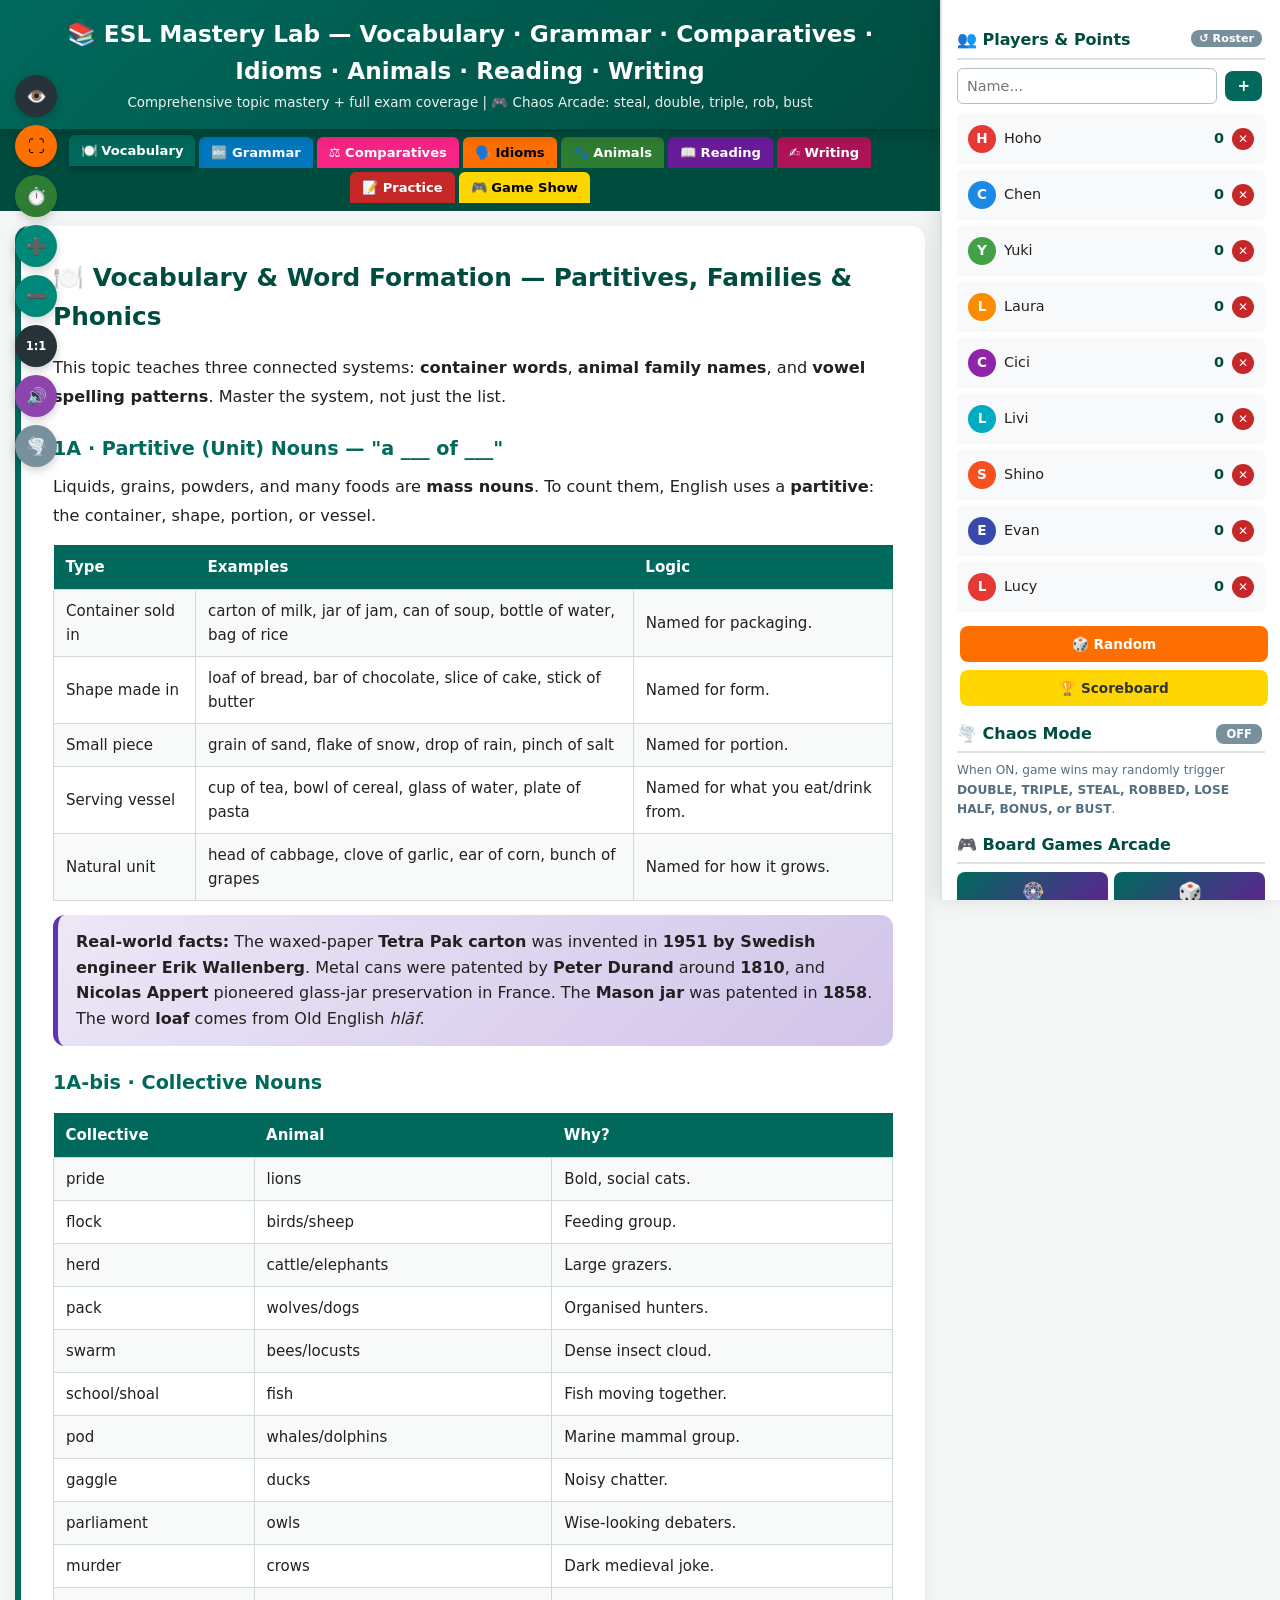
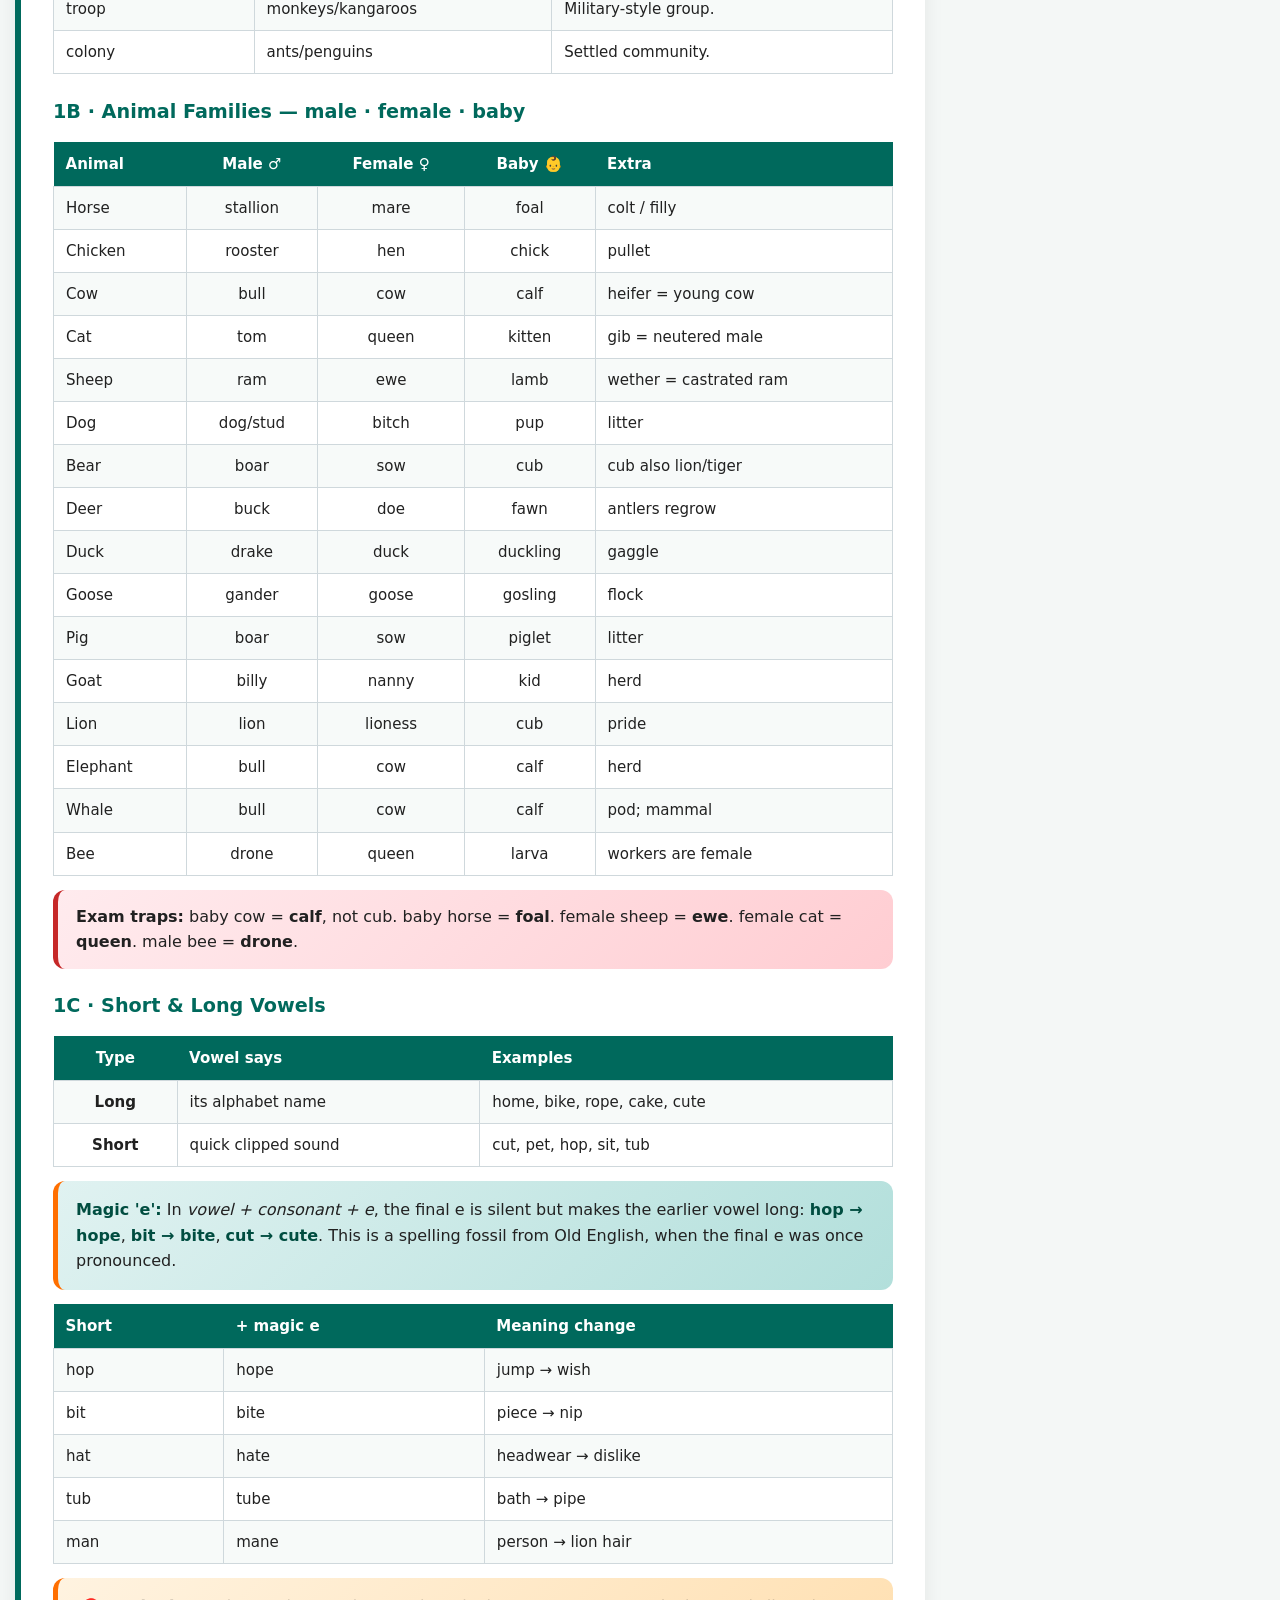
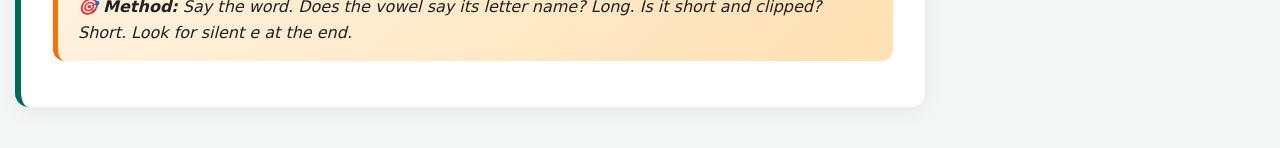
<file: public/assets/aistudio/Esl_8f2bb78f.html>
<!DOCTYPE html>
<html lang="en">
<head>
<meta charset="UTF-8">
<meta name="viewport" content="width=device-width, initial-scale=1.0, maximum-scale=1.0, user-scalable=no">
<title>ESL Mastery Lab — Vocabulary, Grammar, Comparatives, Idioms, Animals, Reading & Writing + Chaos Arcade</title>
<style>
:root{--primary:#00695c;--secondary:#004d40;--accent:#ff6f00;--success:#2e7d32;--danger:#c62828;--bg:#f4f7f6;--card:#fff;--text:#212121;--light:#e0f2f1;--border:#dee2e6;--sidebar-width:340px;--gold:#ffd700;--silver:#c0c0c0;--bronze:#cd7f32;--pink:#f72585}
*{margin:0;padding:0;box-sizing:border-box;font-family:'Segoe UI',system-ui,-apple-system,sans-serif;-webkit-tap-highlight-color:transparent}
html{-webkit-text-size-adjust:100%}
body{background:var(--bg);color:var(--text);line-height:1.6;padding-right:var(--sidebar-width);transition:padding .3s}
body.ui-hidden{padding-right:0}
.header{background:linear-gradient(135deg,var(--primary),var(--secondary));color:#fff;padding:15px 20px;text-align:center;box-shadow:0 4px 15px rgba(0,0,0,.25);position:sticky;top:0;z-index:100}
.header h1{font-size:1.45rem;margin-bottom:3px}.header p{font-size:.84rem;opacity:.92}
.band-tabs{display:flex;justify-content:center;gap:4px;background:var(--secondary);padding:8px 15px;flex-wrap:wrap;position:sticky;top:65px;z-index:99}
.band-tab{padding:8px 12px;border:none;border-radius:6px 6px 0 0;cursor:pointer;font-weight:bold;font-size:.82rem;color:#fff;transition:.3s;touch-action:manipulation}
.band-tab:hover{opacity:.85}.band-tab.active{transform:translateY(-2px);box-shadow:0 3px 8px rgba(0,0,0,.3)}
.tab-vocab{background:#00695c}.tab-grammar{background:#0277bd}.tab-comp{background:#f72585}.tab-idioms{background:#ff6f00;color:#000}.tab-animals{background:#2e7d32}.tab-reading{background:#6a1b9a}.tab-writing{background:#ad1457}.tab-practice{background:#c62828}.tab-game{background:#ffd700;color:#000}
.container{max-width:1150px;margin:0 auto;padding:15px;transition:max-width .3s}
body.ui-hidden .container{max-width:100%}
.section{display:none;animation:fadeIn .4s}.section.active{display:block}
@keyframes fadeIn{from{opacity:0;transform:translateY(8px)}to{opacity:1;transform:translateY(0)}}
.card{background:var(--card);border-radius:14px;padding:2rem;margin-bottom:1.6rem;box-shadow:0 4px 20px rgba(0,0,0,.07);border-left:6px solid var(--primary)}
.card h2{color:var(--secondary);margin-bottom:1rem;display:flex;align-items:center;gap:10px;font-size:1.55rem;flex-wrap:wrap}
.card h3{color:var(--primary);margin:1.4rem 0 .5rem;font-size:1.2rem}
.card h4{color:var(--secondary);margin:1rem 0 .4rem;font-size:1.02rem}
.card p,.card li{line-height:1.8;font-size:1.01rem}
.card ul,.card ol{padding-left:25px;margin:10px 0}.card li{margin-bottom:7px}
.marks{background:var(--accent);color:#000;font-size:.78rem;padding:3px 12px;border-radius:14px;font-weight:800}
.marks2{background:#7b1fa2;color:#fff;font-size:.74rem;padding:3px 10px;border-radius:12px;font-weight:700}
.highlight-box{background:linear-gradient(135deg,#e0f2f1,#b2dfdb);border-radius:12px;padding:16px 18px;margin:14px 0;border-left:5px solid var(--accent)}
.highlight-box strong{color:var(--secondary)}
.quote-box{background:linear-gradient(135deg,#fff3e0,#ffe0b2);border-radius:12px;padding:16px 20px;margin:14px 0;font-style:italic;border-left:5px solid var(--accent)}
.warn-box{background:linear-gradient(135deg,#ffebee,#ffcdd2);border-radius:12px;padding:14px 18px;margin:12px 0;border-left:5px solid var(--danger)}
.fact-box{background:linear-gradient(135deg,#ede7f6,#d1c4e9);border-radius:12px;padding:14px 18px;margin:12px 0;border-left:5px solid #5e35b1}
.chaos-box{background:linear-gradient(135deg,#fce4ec,#f8bbd0);border-radius:12px;padding:14px 18px;margin:12px 0;border-left:5px solid var(--pink)}
.tbl{width:100%;border-collapse:collapse;margin:14px 0;font-size:.94rem}
.tbl th{background:var(--primary);color:#fff;padding:10px 12px;text-align:center}
.tbl td{padding:9px 12px;border:1px solid #cfd8dc;text-align:center}
.tbl tr:nth-child(even){background:#f7faf9}.tbl tr:hover{background:var(--light)}
.tbl td.l,.tbl th.l{text-align:left}
.idiom-card{background:linear-gradient(135deg,#fff8e1,#ffecb3);border:2px solid #ffb300;border-radius:12px;padding:14px 16px;margin:10px 0}
.idiom-card strong{color:#e65100;font-size:1.05rem}.idiom-card em{color:#5d4037}
.idiom-card .origin{display:block;margin-top:6px;font-size:.87rem;color:#6d4c41;font-style:italic;border-top:1px dashed #d7ccc8;padding-top:6px}
.passage{background:#fafafa;border:1px solid #e0e0e0;border-radius:12px;padding:20px 22px;font-size:1.04rem;line-height:1.9;margin:12px 0}
.passage p{margin-bottom:12px}.passage .hl{background:#fff59d;padding:0 3px;border-radius:3px;font-weight:600}
.practice-item{background:#f8f9fa;padding:15px;border-radius:10px;margin-bottom:12px;border-left:4px solid var(--accent)}
.practice-item strong{color:var(--secondary)}
.matching-game{display:grid;grid-template-columns:1fr 1fr;gap:15px;margin:14px 0}
.match-col h4{text-align:center;margin-bottom:10px;color:var(--primary)}
.match-item{padding:12px;background:var(--light);border-radius:8px;margin-bottom:8px;cursor:pointer;transition:.2s;border:2px solid transparent;text-align:center;touch-action:manipulation}
.match-item:hover{border-color:var(--primary)}
.match-item.selected{border-color:var(--accent);background:#fff3e0}
.match-item.correct{border-color:var(--success);background:#e8f5e9}
.match-item.wrong{border-color:var(--danger);background:#ffebee}
@keyframes pulseHint{0%,100%{box-shadow:0 0 0 0 rgba(246,185,59,.85)}50%{box-shadow:0 0 0 12px rgba(246,185,59,0)}}
.match-item.hintpulse,.sortzone.hintpulse{animation:pulseHint 1s ease 2;border-color:#f6b93b!important;background:#fff8e1!important}
.sortwrap{display:grid;grid-template-columns:1fr 1fr;gap:14px;margin:12px 0}
.sortzone{min-height:150px;border:3px dashed #90a4ae;border-radius:12px;padding:12px;background:#fafafa;cursor:pointer;transition:.2s;touch-action:manipulation}
.sortzone h4{text-align:center;margin-bottom:8px;color:var(--secondary)}
.sortzone .slots{min-height:44px}
.chips{display:flex;flex-wrap:wrap;gap:8px;justify-content:center;margin:12px 0}
.chip{padding:8px 15px;background:#eceff1;border:2px solid transparent;border-radius:20px;cursor:pointer;font-weight:600;transition:.18s;touch-action:manipulation}
.chip:hover{background:#cfd8dc}.chip.sel{border-color:var(--accent);background:#fff3e0}
.chip.placed{padding:5px 10px;font-size:.88rem;margin:3px;display:inline-block;background:#fff;border:1px solid #b0bec5;border-radius:14px;cursor:pointer}
.chip.done{opacity:.45;pointer-events:none}
.opt{display:block;padding:9px 12px;margin:5px 0;background:#fff;border:2px solid #e0e0e0;border-radius:8px;cursor:pointer;transition:.18s;touch-action:manipulation}
.opt:hover{border-color:var(--primary);background:#f1f8e9}.opt.sel{border-color:var(--accent);background:#fff3e0}
.opt.right{border-color:var(--success);background:#e8f5e9}.opt.bad{border-color:var(--danger);background:#ffebee}.opt.struck{opacity:.4;text-decoration:line-through}
.ehunt{background:#fff5f5;padding:13px 15px;border-radius:10px;margin-bottom:10px;border-left:4px solid var(--danger);cursor:pointer;transition:.2s;touch-action:manipulation}
.ehunt:hover{background:#ffe3e3}.ehunt .correction{display:none;margin-top:8px;color:var(--success);font-weight:600;border-top:1px dashed #b0bec5;padding-top:8px}
.btn{background:var(--primary);color:#fff;border:none;padding:10px 20px;border-radius:8px;font-size:.94rem;cursor:pointer;transition:.25s;font-weight:bold;margin:3px;touch-action:manipulation}
.btn:hover{background:var(--secondary);transform:translateY(-2px)}
.btn-success{background:var(--success)}.btn-danger{background:var(--danger)}.btn-accent{background:var(--accent);color:#fff}.btn-hint{background:#f6b93b;color:#333}.btn-chaos{background:var(--pink);color:#fff}
.mini-btn{border:none;border-radius:5px;padding:4px 10px;font-size:.75rem;font-weight:bold;cursor:pointer;margin:2px;transition:.18s;touch-action:manipulation}
.mini-hint{background:#f6b93b;color:#333}.mini-reveal{background:#8e44ad;color:#fff}
.hint-text{display:none;color:#b7791f;font-size:.86rem;font-style:italic;margin:6px 0 0}
.model-box{display:none;margin-top:8px;padding:10px 12px;background:#f1f8e9;border-left:4px solid var(--success);border-radius:6px;color:#33691e}
textarea,input[type=text],input[type=number]{width:100%;padding:9px;border-radius:6px;border:1px solid #b0bec5;margin-top:5px;font-family:inherit;font-size:1rem}
.fb-inline{display:inline-block!important;border:none!important;border-bottom:2px dashed var(--accent)!important;background:transparent!important;width:150px;text-align:center;margin:0 4px}
.floating-ui{position:fixed;right:0;top:0;width:var(--sidebar-width);height:100vh;background:#fff;border-left:2px solid var(--border);box-shadow:-4px 0 20px rgba(0,0,0,.1);z-index:1000;overflow-y:auto;padding:15px;transition:transform .3s;-webkit-overflow-scrolling:touch}
body.ui-hidden .floating-ui{transform:translateX(100%)}
.floating-ui h3{color:var(--secondary);margin:12px 0 8px;font-size:1rem;border-bottom:2px solid var(--border);padding-bottom:5px}
.floating-ui h3:first-child{margin-top:0}
.player-card{display:flex;align-items:center;justify-content:space-between;padding:8px;margin-bottom:6px;border-radius:6px;cursor:pointer;border:3px solid transparent;background:#f8f9fa;transition:.25s;font-size:.9rem;touch-action:manipulation}
.player-card.selected{border-color:var(--accent);background:#fff3e0}
.player-avatar{width:28px;height:28px;border-radius:50%;display:flex;align-items:center;justify-content:center;font-weight:bold;color:#fff;margin-right:8px;font-size:.85rem;flex-shrink:0}
.control-bar{position:fixed;top:75px;left:15px;z-index:1001;display:flex;flex-direction:column;gap:8px}
.control-btn{width:42px;height:42px;border-radius:50%;border:none;cursor:pointer;font-size:1.05rem;box-shadow:0 3px 10px rgba(0,0,0,.2);transition:.18s;display:flex;align-items:center;justify-content:center;touch-action:manipulation}
.control-btn:hover{transform:scale(1.1)}
.cb-toggle{background:#263238;color:#fff}.cb-fullscreen{background:var(--accent);color:#000}.cb-timer{background:var(--success);color:#fff}
.cb-zoomin,.cb-zoomout{background:#00897b;color:#fff}.cb-zoomreset{background:#263238;color:#fff;font-size:.72rem;font-weight:bold}.cb-sound{background:#8e44ad;color:#fff}.cb-chaos{background:#78909c;color:#fff}
.timer-widget{background:#fff;padding:12px;border-radius:10px;box-shadow:0 3px 12px rgba(0,0,0,.1);margin-bottom:12px;display:none;border:2px solid var(--border)}
.timer-widget.visible{display:block}
.timer-display{font-size:2rem;font-weight:bold;text-align:center;color:var(--accent);margin:8px 0;font-variant-numeric:tabular-nums}
.timer-inputs{display:flex;gap:8px;margin-bottom:8px}.timer-inputs div{flex:1}.timer-inputs label{font-size:.72rem;font-weight:bold;color:#78909c;display:block}.timer-inputs input{padding:5px;font-size:.9rem}
.games-grid{display:grid;grid-template-columns:1fr 1fr;gap:6px}
.game-btn{padding:9px 4px;border:none;border-radius:8px;background:linear-gradient(135deg,#00695c,#6a1b9a);color:#fff;font-weight:700;font-size:.67rem;cursor:pointer;display:flex;flex-direction:column;align-items:center;gap:2px;transition:.18s;touch-action:manipulation}
.game-btn span{font-size:1.22rem}.game-btn:hover{transform:scale(1.06)}
#gameOverlay{position:fixed;inset:0;z-index:3000;display:none;flex-direction:column;touch-action:manipulation;user-select:none;-webkit-user-select:none;-webkit-touch-callout:none}
#gameOverlay *{touch-action:manipulation;-webkit-tap-highlight-color:transparent;-webkit-touch-callout:none;user-select:none;-webkit-user-select:none}
#gameOverlay.visible{display:flex}
[data-tap]{cursor:pointer;touch-action:manipulation;-webkit-tap-highlight-color:transparent}
.go-header{display:flex;align-items:center;justify-content:space-between;padding:12px 20px;background:rgba(0,0,0,.3);color:#fff;backdrop-filter:blur(6px)}
.go-title{font-size:1.3rem;font-weight:800}.go-player{background:rgba(255,255,255,.24);padding:6px 14px;border-radius:20px;font-weight:700;margin-right:6px}
.go-iconbtn{width:44px;height:44px;border-radius:50%;border:none;font-size:1.2rem;cursor:pointer;background:rgba(255,255,255,.26);color:#fff;margin-left:8px;touch-action:manipulation}
.go-body{flex:1;display:flex;flex-direction:column;align-items:center;justify-content:center;padding:20px;overflow:auto;color:#fff;-webkit-overflow-scrolling:touch}
.go-btn{padding:14px 30px;border:none;border-radius:12px;font-size:1.08rem;font-weight:800;cursor:pointer;background:#fff;color:#333;box-shadow:0 6px 18px rgba(0,0,0,.25);margin:6px;transition:.15s;touch-action:manipulation}
.go-btn:active{transform:scale(.94)}.go-btn:disabled{opacity:.5}
.go-result{margin-top:14px;font-size:1.35rem;font-weight:800;text-align:center;min-height:40px;text-shadow:0 2px 8px rgba(0,0,0,.35)}
.go-wheelwrap{position:relative;width:min(74vmin,460px);height:min(74vmin,460px)}
@keyframes confFall{to{transform:translateY(110vh) rotate(720deg)}}
.mole-hole{aspect-ratio:1;background:radial-gradient(ellipse at center,#8d6e63 0%,#5d4037 75%);border-radius:16px;display:flex;align-items:center;justify-content:center;font-size:2.5rem;cursor:pointer;position:relative;overflow:hidden;touch-action:manipulation;box-shadow:inset 0 -8px 14px rgba(0,0,0,.45)}
.mole-face{transform:translateY(115%);transition:transform .14s ease-out}.mole-hole.up .mole-face{transform:translateY(0)}
.mem-card{aspect-ratio:1;background:linear-gradient(135deg,#00695c,#6a1b9a);border-radius:10px;display:flex;align-items:center;justify-content:center;font-size:1.8rem;cursor:pointer;touch-action:manipulation;transition:transform .15s,background .2s;box-shadow:0 4px 10px rgba(0,0,0,.3)}
.mem-card:active{transform:scale(.93)}.mem-card.open{background:#fff}.mem-card.done{background:#d3f9d8;cursor:default}
.go-die{width:150px;height:150px;background:#fff;border-radius:20px;display:flex;align-items:center;justify-content:center;font-size:3rem;font-weight:900;color:#333;box-shadow:0 10px 30px rgba(0,0,0,.35);margin:20px}
.go-die.rolling{animation:diceRoll .9s linear infinite}
@keyframes diceRoll{0%{transform:rotate(0) translateY(0)}25%{transform:rotate(90deg) translateY(-14px)}50%{transform:rotate(180deg) translateY(0)}75%{transform:rotate(270deg) translateY(-14px)}100%{transform:rotate(360deg)}}
.go-track{position:relative;width:min(86vw,700px);height:74px;border-radius:12px;overflow:hidden;display:flex;box-shadow:0 6px 20px rgba(0,0,0,.3)}
.go-zone{height:100%;display:flex;flex-direction:column;align-items:center;justify-content:center;font-weight:800;color:#fff;font-size:.78rem;line-height:1.1}
.go-marker{position:absolute;top:-6px;bottom:-6px;width:6px;background:#fff;border-radius:3px;box-shadow:0 0 12px #fff;z-index:3}
.go-boxes{display:grid;grid-template-columns:repeat(auto-fit,minmax(105px,1fr));gap:14px;width:min(86vw,640px)}
.go-box{height:108px;border-radius:12px;background:rgba(255,255,255,.2);border:3px solid rgba(255,255,255,.5);display:flex;align-items:center;justify-content:center;font-size:2.5rem;cursor:pointer;transition:.2s;touch-action:manipulation}
.go-box.shake{animation:boxShake .5s}.go-box.opened{animation:boxOpen .5s forwards}
@keyframes boxShake{0%,100%{transform:rotate(0)}25%{transform:rotate(-7deg)}75%{transform:rotate(7deg)}}
@keyframes boxOpen{0%{transform:scale(1)}50%{transform:scale(1.18) rotate(5deg)}100%{transform:scale(1)}}
.go-cards{display:flex;flex-wrap:wrap;gap:14px;justify-content:center}
.go-card{width:104px;height:152px;perspective:800px;cursor:pointer;touch-action:manipulation}
.go-cardinner{position:relative;width:100%;height:100%;transition:transform .6s;transform-style:preserve-3d}
.go-card.flipped .go-cardinner{transform:rotateY(180deg)}
.go-cface{position:absolute;inset:0;border-radius:10px;display:flex;align-items:center;justify-content:center;font-weight:800;backface-visibility:hidden}
.go-cback{background:linear-gradient(135deg,#004d40,#6a1b9a);color:#fff;font-size:2rem}.go-cfront{background:#fff;color:#333;transform:rotateY(180deg);font-size:1.35rem}
.go-slots{display:flex;gap:14px}
.go-reel{width:108px;height:128px;background:#fff;border-radius:12px;display:flex;align-items:center;justify-content:center;font-size:1.9rem;font-weight:800;color:#333;box-shadow:0 6px 18px rgba(0,0,0,.3)}
.go-reel.spinning{animation:reelBlur .12s linear infinite}
@keyframes reelBlur{0%{transform:translateY(-6px)}50%{transform:translateY(6px)}100%{transform:translateY(-6px)}}
.go-balls{display:grid;grid-template-columns:repeat(auto-fit,minmax(88px,1fr));gap:12px;width:min(86vw,620px)}
.go-ball{aspect-ratio:1;border-radius:50%;background:radial-gradient(circle at 30% 30%,#fff,#4cc9f0);color:#023;font-weight:800;font-size:1.25rem;display:flex;align-items:center;justify-content:center;cursor:pointer;animation:ballWiggle 1.6s ease-in-out infinite;box-shadow:0 6px 16px rgba(0,0,0,.3);touch-action:manipulation}
.go-ball.revealed{animation:none;background:#fff;transform:scale(1.1)}
@keyframes ballWiggle{0%,100%{transform:translateY(0)}50%{transform:translateY(-8px)}}
.go-tiles{display:grid;grid-template-columns:repeat(3,1fr);gap:14px;width:min(86vw,470px)}
.go-tile{aspect-ratio:1;border-radius:12px;background:linear-gradient(135deg,#8a5a2b,#c08552);border:3px solid #6b4423;display:flex;flex-direction:column;align-items:center;justify-content:center;font-size:2.1rem;cursor:pointer;color:#fff;font-weight:800;transition:.2s;touch-action:manipulation}
.go-tile.open{cursor:default}.go-tile.gem{background:linear-gradient(135deg,#0ba360,#3cba92)}.go-tile.bomb{background:linear-gradient(135deg,#434343,#000);animation:explode .5s}
@keyframes explode{0%{transform:scale(1)}40%{transform:scale(1.3)}100%{transform:scale(1)}}
.go-dartboard{position:relative;width:min(70vmin,420px);height:min(70vmin,420px);border-radius:50%;box-shadow:0 10px 40px rgba(0,0,0,.4)}
.go-ring{position:absolute;border-radius:50%;display:flex;align-items:center;justify-content:center;font-weight:800;color:#fff}
.go-dart{position:absolute;font-size:2rem;z-index:6;transition:left .5s cubic-bezier(.2,.8,.3,1),top .5s cubic-bezier(.2,.8,.3,1);left:50%;top:104%}
.go-coin{width:158px;height:158px;border-radius:50%;background:radial-gradient(circle at 30% 30%,#ffe259,#ffa751);display:flex;align-items:center;justify-content:center;font-size:2.3rem;font-weight:900;color:#7a4b00;box-shadow:0 10px 30px rgba(0,0,0,.35);margin:20px}
.go-coin.flipping{animation:coinFlip 1.4s ease-in-out}
@keyframes coinFlip{0%{transform:rotateX(0)}100%{transform:rotateX(1800deg)}}
.go-balloonarea{position:relative;width:min(92vw,900px);height:56vh;overflow:hidden;touch-action:manipulation}
.go-balloon{position:absolute;bottom:-90px;font-size:3.3rem;cursor:pointer;animation:floatUp linear infinite;background:none;border:none;touch-action:manipulation;padding:10px}
@keyframes floatUp{0%{transform:translateY(0)}100%{transform:translateY(-130vh)}}
.go-balloon.popped{animation:none;font-size:1.9rem}
.game-card{background:linear-gradient(135deg,#e0f2f1,#b2dfdb);border:2px solid var(--primary);border-radius:12px;padding:20px}
.hint-box{display:none;background:#fff8e1;border-left:4px solid #f6b93b;padding:10px 14px;border-radius:6px;margin-top:10px;color:#8a6d3b;font-style:italic}
.toast{position:fixed;bottom:25px;right:360px;padding:12px 20px;border-radius:8px;color:#fff;font-weight:bold;z-index:5000;transform:translateX(400px);transition:.4s;font-size:.95rem}
body.ui-hidden .toast{right:25px}.toast.show{transform:translateX(0)}
.toast.success{background:var(--success)}.toast.error{background:var(--danger)}.toast.info{background:var(--primary)}
.modal-overlay{display:none;position:fixed;top:0;left:0;right:0;bottom:0;background:rgba(0,0,0,.72);z-index:4000;justify-content:center;align-items:center}
.modal-overlay.visible{display:flex}
.modal{background:#fff;border-radius:14px;padding:25px;max-width:580px;width:92%;text-align:center;max-height:85vh;overflow-y:auto}
.sb-entry{display:flex;align-items:center;justify-content:space-between;padding:12px;margin-bottom:8px;border-radius:10px;background:#f8f9fa}
.sb-entry.gold{background:linear-gradient(135deg,#fff9c4,#fff176);border:2px solid var(--gold)}
.sb-entry.silver{background:linear-gradient(135deg,#f5f5f5,#e0e0e0);border:2px solid var(--silver)}
.sb-entry.bronze{background:linear-gradient(135deg,#efebe9,#d7ccc8);border:2px solid var(--bronze)}
.target-btn,.risk-btn{padding:10px 14px;border:none;border-radius:10px;font-weight:800;cursor:pointer;margin:4px;background:#fff;color:#333;box-shadow:0 4px 12px rgba(0,0,0,.2);touch-action:manipulation}
.target-btn.active{background:var(--accent);color:#fff}.risk-btn.sneaky{background:#2ecc71;color:#fff}.risk-btn.bold{background:#f1c40f;color:#000}.risk-btn.reckless{background:#e74c3c;color:#fff}
:fullscreen body{padding-right:0}:fullscreen .container{max-width:100%;width:100%}:fullscreen .floating-ui{display:block}:fullscreen body.ui-hidden .floating-ui{transform:translateX(100%)}
@media(max-width:900px){:root{--sidebar-width:280px}.header h1{font-size:1.12rem}.band-tab{padding:6px 9px;font-size:.75rem}.card{padding:1.2rem}.matching-game,.sortwrap{grid-template-columns:1fr}}
</style>
</head>
<body>
<div class="header">
<h1>📚 ESL Mastery Lab — Vocabulary · Grammar · Comparatives · Idioms · Animals · Reading · Writing</h1>
<p>Comprehensive topic mastery + full exam coverage | 🎮 Chaos Arcade: steal, double, triple, rob, bust</p>
</div>
<div class="band-tabs" id="mainTabs">
<button class="band-tab tab-vocab active" onclick="switchSection('vocab')">🍽️ Vocabulary</button>
<button class="band-tab tab-grammar" onclick="switchSection('grammar')">🔤 Grammar</button>
<button class="band-tab tab-comp" onclick="switchSection('comp')">⚖️ Comparatives</button>
<button class="band-tab tab-idioms" onclick="switchSection('idioms')">🗣️ Idioms</button>
<button class="band-tab tab-animals" onclick="switchSection('animals')">🐾 Animals</button>
<button class="band-tab tab-reading" onclick="switchSection('reading')">📖 Reading</button>
<button class="band-tab tab-writing" onclick="switchSection('writing')">✍️ Writing</button>
<button class="band-tab tab-practice" onclick="switchSection('practice')">📝 Practice</button>
<button class="band-tab tab-game" onclick="switchSection('game')">🎮 Game Show</button>
</div>
<div class="control-bar">
<button class="control-btn cb-toggle" onclick="toggleUI()" title="Hide/Show UI">👁️</button>
<button class="control-btn cb-fullscreen" onclick="toggleFullscreen()" title="Fullscreen">⛶</button>
<button class="control-btn cb-timer" onclick="toggleTimerWidget()" title="Timer">⏱️</button>
<button class="control-btn cb-zoomin" onclick="zoomIn()" title="Zoom In">➕</button>
<button class="control-btn cb-zoomout" onclick="zoomOut()" title="Zoom Out">➖</button>
<button class="control-btn cb-zoomreset" onclick="zoomReset()" title="Reset Zoom">1:1</button>
<button class="control-btn cb-sound" id="soundBtn" onclick="toggleSound()" title="Sound">🔊</button>
<button class="control-btn cb-chaos" id="chaosCtrl" onclick="toggleChaos()" title="Chaos Mode">🌪️</button>
</div>
<div class="floating-ui" id="floatingUI">
<div class="timer-widget" id="timerWidget">
<h3>⏱️ Exam / Activity Timer</h3>
<div class="timer-inputs"><div><label>Round (sec)</label><input type="number" id="prepTime" value="60" min="0"></div><div><label>Challenge (sec)</label><input type="number" id="speakTime" value="120" min="0"></div></div>
<div class="timer-display" id="timerDisplay">01:00</div>
<div style="display:flex;gap:5px;justify-content:center;flex-wrap:wrap"><button class="btn btn-success" onclick="startTimer('prep')">Start A</button><button class="btn" onclick="startTimer('speak')">Start B</button><button class="btn btn-danger" onclick="stopTimer()">Stop</button></div>
<div style="display:flex;gap:4px;justify-content:center;margin-top:6px;flex-wrap:wrap"><button class="mini-btn" style="background:#78909c;color:#fff" onclick="presetTimer(600)">10m</button><button class="mini-btn" style="background:#78909c;color:#fff" onclick="presetTimer(1500)">25m</button><button class="mini-btn" style="background:#78909c;color:#fff" onclick="presetTimer(3000)">50m exam</button></div>
</div>
<h3>👥 Players & Points <button class="btn" style="float:right;font-size:.7rem;padding:2px 8px;background:#78909c" onclick="resetRoster()">↺ Roster</button></h3>
<div style="display:flex;gap:5px;margin-bottom:10px"><input type="text" id="newPlayerName" placeholder="Name..." onkeypress="if(event.key==='Enter')addPlayer()" style="margin:0;font-size:.9rem"><button class="btn" onclick="addPlayer()" style="padding:6px 12px">+</button></div>
<div id="playersList"></div>
<button class="btn btn-accent" onclick="randomPlayer()" style="width:100%;margin-top:8px;font-size:.85rem">🎲 Random</button>
<button class="btn" onclick="showScoreboard()" style="background:#ffd700;color:#333;width:100%;margin-top:5px;font-size:.85rem">🏆 Scoreboard</button>
<h3>🌪️ Chaos Mode <button id="chaosBtn" class="btn btn-chaos" style="float:right;font-size:.72rem;padding:3px 10px" onclick="toggleChaos()">OFF</button></h3>
<p style="font-size:.76rem;color:#546e7f;margin-bottom:8px">When ON, game wins may randomly trigger <strong>DOUBLE, TRIPLE, STEAL, ROBBED, LOSE HALF, BONUS, or BUST</strong>.</p>
<h3>🎮 Board Games Arcade</h3>
<div class="games-grid" id="gamesGrid"></div>
<button class="btn" onclick="openGameSettings()" style="width:100%;margin-top:8px;font-size:.85rem">⚙️ Customize Games</button>
<h3>⚡ Quick Points</h3>
<div style="display:grid;grid-template-columns:1fr 1fr;gap:4px">
<button class="btn btn-success" onclick="awardPts(5)" style="font-size:.85rem">+5</button>
<button class="btn btn-success" onclick="awardPts(10)" style="font-size:.85rem">+10</button>
<button class="btn btn-success" onclick="awardPts(15)" style="font-size:.85rem">+15</button>
<button class="btn btn-danger" onclick="awardPts(-5)" style="font-size:.85rem">-5</button>
</div>
</div>
<div class="container">

<div id="sec-vocab" class="section active">
<div class="card">
<h2>🍽️ Vocabulary & Word Formation — Partitives, Families & Phonics</h2>
<p>This topic teaches three connected systems: <strong>container words</strong>, <strong>animal family names</strong>, and <strong>vowel spelling patterns</strong>. Master the system, not just the list.</p>
<h3>1A · Partitive (Unit) Nouns — "a ___ of ___"</h3>
<p>Liquids, grains, powders, and many foods are <strong>mass nouns</strong>. To count them, English uses a <strong>partitive</strong>: the container, shape, portion, or vessel.</p>
<table class="tbl"><tr><th class="l">Type</th><th class="l">Examples</th><th class="l">Logic</th></tr>
<tr><td class="l">Container sold in</td><td class="l">carton of milk, jar of jam, can of soup, bottle of water, bag of rice</td><td class="l">Named for packaging.</td></tr>
<tr><td class="l">Shape made in</td><td class="l">loaf of bread, bar of chocolate, slice of cake, stick of butter</td><td class="l">Named for form.</td></tr>
<tr><td class="l">Small piece</td><td class="l">grain of sand, flake of snow, drop of rain, pinch of salt</td><td class="l">Named for portion.</td></tr>
<tr><td class="l">Serving vessel</td><td class="l">cup of tea, bowl of cereal, glass of water, plate of pasta</td><td class="l">Named for what you eat/drink from.</td></tr>
<tr><td class="l">Natural unit</td><td class="l">head of cabbage, clove of garlic, ear of corn, bunch of grapes</td><td class="l">Named for how it grows.</td></tr></table>
<div class="fact-box"><strong>Real-world facts:</strong> The waxed-paper <strong>Tetra Pak carton</strong> was invented in <strong>1951 by Swedish engineer Erik Wallenberg</strong>. Metal cans were patented by <strong>Peter Durand</strong> around <strong>1810</strong>, and <strong>Nicolas Appert</strong> pioneered glass-jar preservation in France. The <strong>Mason jar</strong> was patented in <strong>1858</strong>. The word <strong>loaf</strong> comes from Old English <em>hlāf</em>.</div>
<h3>1A-bis · Collective Nouns</h3>
<table class="tbl"><tr><th class="l">Collective</th><th class="l">Animal</th><th class="l">Why?</th></tr>
<tr><td class="l">pride</td><td class="l">lions</td><td class="l">Bold, social cats.</td></tr><tr><td class="l">flock</td><td class="l">birds/sheep</td><td class="l">Feeding group.</td></tr><tr><td class="l">herd</td><td class="l">cattle/elephants</td><td class="l">Large grazers.</td></tr><tr><td class="l">pack</td><td class="l">wolves/dogs</td><td class="l">Organised hunters.</td></tr><tr><td class="l">swarm</td><td class="l">bees/locusts</td><td class="l">Dense insect cloud.</td></tr><tr><td class="l">school/shoal</td><td class="l">fish</td><td class="l">Fish moving together.</td></tr><tr><td class="l">pod</td><td class="l">whales/dolphins</td><td class="l">Marine mammal group.</td></tr><tr><td class="l">gaggle</td><td class="l">ducks</td><td class="l">Noisy chatter.</td></tr><tr><td class="l">parliament</td><td class="l">owls</td><td class="l">Wise-looking debaters.</td></tr><tr><td class="l">murder</td><td class="l">crows</td><td class="l">Dark medieval joke.</td></tr><tr><td class="l">troop</td><td class="l">monkeys/kangaroos</td><td class="l">Military-style group.</td></tr><tr><td class="l">colony</td><td class="l">ants/penguins</td><td class="l">Settled community.</td></tr></table>
<h3>1B · Animal Families — male · female · baby</h3>
<table class="tbl"><tr><th class="l">Animal</th><th>Male ♂</th><th>Female ♀</th><th>Baby 👶</th><th class="l">Extra</th></tr>
<tr><td class="l">Horse</td><td>stallion</td><td>mare</td><td>foal</td><td class="l">colt / filly</td></tr>
<tr><td class="l">Chicken</td><td>rooster</td><td>hen</td><td>chick</td><td class="l">pullet</td></tr>
<tr><td class="l">Cow</td><td>bull</td><td>cow</td><td>calf</td><td class="l">heifer = young cow</td></tr>
<tr><td class="l">Cat</td><td>tom</td><td>queen</td><td>kitten</td><td class="l">gib = neutered male</td></tr>
<tr><td class="l">Sheep</td><td>ram</td><td>ewe</td><td>lamb</td><td class="l">wether = castrated ram</td></tr>
<tr><td class="l">Dog</td><td>dog/stud</td><td>bitch</td><td>pup</td><td class="l">litter</td></tr>
<tr><td class="l">Bear</td><td>boar</td><td>sow</td><td>cub</td><td class="l">cub also lion/tiger</td></tr>
<tr><td class="l">Deer</td><td>buck</td><td>doe</td><td>fawn</td><td class="l">antlers regrow</td></tr>
<tr><td class="l">Duck</td><td>drake</td><td>duck</td><td>duckling</td><td class="l">gaggle</td></tr>
<tr><td class="l">Goose</td><td>gander</td><td>goose</td><td>gosling</td><td class="l">flock</td></tr>
<tr><td class="l">Pig</td><td>boar</td><td>sow</td><td>piglet</td><td class="l">litter</td></tr>
<tr><td class="l">Goat</td><td>billy</td><td>nanny</td><td>kid</td><td class="l">herd</td></tr>
<tr><td class="l">Lion</td><td>lion</td><td>lioness</td><td>cub</td><td class="l">pride</td></tr>
<tr><td class="l">Elephant</td><td>bull</td><td>cow</td><td>calf</td><td class="l">herd</td></tr>
<tr><td class="l">Whale</td><td>bull</td><td>cow</td><td>calf</td><td class="l">pod; mammal</td></tr>
<tr><td class="l">Bee</td><td>drone</td><td>queen</td><td>larva</td><td class="l">workers are female</td></tr></table>
<div class="warn-box"><strong>Exam traps:</strong> baby cow = <strong>calf</strong>, not cub. baby horse = <strong>foal</strong>. female sheep = <strong>ewe</strong>. female cat = <strong>queen</strong>. male bee = <strong>drone</strong>.</div>
<h3>1C · Short & Long Vowels</h3>
<table class="tbl"><tr><th>Type</th><th class="l">Vowel says</th><th class="l">Examples</th></tr>
<tr><td><strong>Long</strong></td><td class="l">its alphabet name</td><td class="l">home, bike, rope, cake, cute</td></tr>
<tr><td><strong>Short</strong></td><td class="l">quick clipped sound</td><td class="l">cut, pet, hop, sit, tub</td></tr></table>
<div class="highlight-box"><strong>Magic 'e':</strong> In <em>vowel + consonant + e</em>, the final e is silent but makes the earlier vowel long: <strong>hop → hope</strong>, <strong>bit → bite</strong>, <strong>cut → cute</strong>. This is a spelling fossil from Old English, when the final e was once pronounced.</div>
<table class="tbl"><tr><th class="l">Short</th><th class="l">+ magic e</th><th class="l">Meaning change</th></tr>
<tr><td class="l">hop</td><td class="l">hope</td><td class="l">jump → wish</td></tr><tr><td class="l">bit</td><td class="l">bite</td><td class="l">piece → nip</td></tr><tr><td class="l">hat</td><td class="l">hate</td><td class="l">headwear → dislike</td></tr><tr><td class="l">tub</td><td class="l">tube</td><td class="l">bath → pipe</td></tr><tr><td class="l">man</td><td class="l">mane</td><td class="l">person → lion hair</td></tr></table>
<div class="quote-box">🎯 <strong>Method:</strong> Say the word. Does the vowel say its letter name? Long. Is it short and clipped? Short. Look for silent e at the end.</div>
</div>
</div>

<div id="sec-grammar" class="section">
<div class="card" style="border-left-color:#0277bd">
<h2>🔤 Countable & Uncountable Nouns — the complete system</h2>
<p><strong>Count nouns</strong> are separate objects: one egg, two eggs. <strong>Uncount nouns</strong> are masses, liquids, powders, abstract ideas, or categories: water, rice, information, music.</p>
<table class="tbl"><tr><th class="l">Test</th><th class="l">Countable</th><th class="l">Uncountable</th></tr>
<tr><td class="l">a / an</td><td class="l">✅ an egg</td><td class="l">❌ ~~a water~~</td></tr>
<tr><td class="l">plural -s</td><td class="l">✅ two tomatoes</td><td class="l">❌ ~~two breads~~</td></tr>
<tr><td class="l">many / much</td><td class="l">✅ many apples</td><td class="l">✅ much water</td></tr>
<tr><td class="l">a few / a little</td><td class="l">✅ a few carrots</td><td class="l">✅ a little cheese</td></tr>
<tr><td class="l">verb</td><td class="l">✅ The eggs are fresh</td><td class="l">✅ The meat is fresh</td></tr></table>
<h3>Seven families of uncountable nouns</h3>
<ol><li>Liquids: water, milk, juice, tea, coffee, oil.</li><li>Powders/grains: rice, sugar, salt, flour, pepper, sand.</li><li>Materials: wood, metal, plastic, glass, paper, wool.</li><li>Foods as masses: bread, meat, cheese, butter, fish, fruit.</li><li>Abstract ideas: information, advice, music, fun, homework, progress, research, knowledge.</li><li>School subjects/languages: English, maths, physics, economics, news.</li><li>Meals/weather/games: breakfast, lunch, weather, rain, chess, football, swimming, luggage, furniture, equipment, money.</li></ol>
<div class="warn-box"><strong>Memorise these:</strong> information, advice, homework, furniture, luggage, equipment, machinery, jewellery, clothing, money, news, bread, meat, cheese, rice, sugar, weather, research, evidence, knowledge, progress, fun, music, transport, scenery.</div>
<h3>Words that change meaning</h3>
<table class="tbl"><tr><th class="l">Noun</th><th class="l">Uncountable</th><th class="l">Countable</th></tr>
<tr><td class="l">coffee</td><td class="l">the drink</td><td class="l">two coffees = two cups</td></tr>
<tr><td class="l">glass</td><td class="l">material</td><td class="l">a glass = vessel</td></tr>
<tr><td class="l">paper</td><td class="l">material</td><td class="l">a paper = newspaper/essay</td></tr>
<tr><td class="l">hair</td><td class="l">all head hair</td><td class="l">a hair = one strand</td></tr>
<tr><td class="l">experience</td><td class="l">skill over time</td><td class="l">an experience = event</td></tr></table>
<h3>Quantifiers</h3>
<table class="tbl"><tr><th class="l">Quantifier</th><th class="l">Use</th><th class="l">Example</th></tr>
<tr><td class="l">many</td><td class="l">countable</td><td class="l">many apples</td></tr><tr><td class="l">much</td><td class="l">uncountable</td><td class="l">much water</td></tr><tr><td class="l">some</td><td class="l">positives, offers, requests</td><td class="l">Would you like some tea?</td></tr><tr><td class="l">any</td><td class="l">negatives, questions</td><td class="l">I don't have any bread.</td></tr><tr><td class="l">a few / few</td><td class="l">countable</td><td class="l">a few friends / few friends</td></tr><tr><td class="l">a little / little</td><td class="l">uncountable</td><td class="l">a little milk / little time</td></tr><tr><td class="l">fewer / less</td><td class="l">countable / uncountable</td><td class="l">fewer coins / less money</td></tr></table>
<div class="highlight-box"><strong>Some vs Any exception:</strong> Offers and requests use <strong>some</strong>: "Can I have some water?" / "Would you like some dessert?"</div>
</div>
</div>

<div id="sec-comp" class="section">
<div class="card" style="border-left-color:#f72585">
<h2>⚖️ Comparative Adjectives — compare accurately</h2>
<p>Comparative adjectives show the difference between <strong>two</strong> things. We usually use <strong>than</strong>: <em>The red car is faster than the blue car.</em></p>
<h3>The Golden Rules</h3>
<table class="tbl"><tr><th class="l">Rule</th><th class="l">Change</th><th class="l">Examples</th></tr>
<tr><td class="l">1 syllable</td><td class="l">add -er</td><td class="l">old → older, tall → taller, fast → faster</td></tr>
<tr><td class="l">Ends in e</td><td class="l">add -r</td><td class="l">large → larger, nice → nicer, wise → wiser</td></tr>
<tr><td class="l">CVC ending</td><td class="l">double final consonant + er</td><td class="l">big → bigger, hot → hotter, thin → thinner</td></tr>
<tr><td class="l">2 syllables ending y</td><td class="l">y → i + er</td><td class="l">happy → happier, easy → easier, busy → busier</td></tr>
<tr><td class="l">2+ syllables not y</td><td class="l">use more</td><td class="l">more beautiful, more expensive, more interesting</td></tr></table>
<h3>Irregular comparatives</h3>
<table class="tbl"><tr><th>Base</th><th>Comparative</th></tr><tr><td>good</td><td><strong>better</strong></td></tr><tr><td>bad</td><td><strong>worse</strong></td></tr><tr><td>far</td><td><strong>farther / further</strong></td></tr><tr><td>little</td><td><strong>less</strong></td></tr><tr><td>many/much</td><td><strong>more</strong></td></tr></table>
<h3>Four comparison types</h3>
<ol>
<li><strong>Inequality:</strong> A cheetah is <em>faster than</em> a lion.</li>
<li><strong>Equality:</strong> use <em>as + adjective + as</em>: My coffee is <em>as hot as</em> yours.</li>
<li><strong>Progressive change:</strong> comparative + and + comparative: The weather is getting <em>colder and colder</em>.</li>
<li><strong>Correlative / parallel:</strong> The + comparative, the + comparative: <em>The harder you work, the luckier you get.</em></li>
</ol>
<div class="warn-box"><strong>Common errors:</strong> "more better" ❌ → "better" ✅; "hoter" ❌ → "hotter" ✅; "prettier that" ❌ → "prettier than" ✅.</div>
<h3>Riddles</h3>
<details><summary>Riddle 1: I am colder than ice, but harder than rock. I am smaller than a planet, but bigger than a marble. What am I?</summary><div class="content"><strong>Answer:</strong> A snowball or hailstone.</div></details>
<details><summary>Riddle 2: I am faster than a walk, but slower than a sprint. What am I?</summary><div class="content"><strong>Answer:</strong> A jog.</div></details>
<details><summary>Riddle 3: I am more expensive than a book, but cheaper than a car. I am lighter than a laptop, but heavier than a phone. What am I?</summary><div class="content"><strong>Answer:</strong> A tablet.</div></details>
</div>
</div>

<div id="sec-idioms" class="section">
<div class="card" style="border-left-color:#ff6f00">
<h2>🗣️ Idioms & Phrases — meaning, grammar & history</h2>
<p>An idiom is a fixed phrase whose meaning is not literal. Notice how many animal idioms describe human behaviour.</p>
<div class="idiom-card"><strong>🍰 piece of cake</strong> — very easy<span class="origin">Linked to 19th-century American "cake walk" contests.</span></div>
<div class="idiom-card"><strong>🍌 go bananas</strong> — become wildly excited/crazy<span class="origin">1930s US slang.</span></div>
<div class="idiom-card"><strong>🛋️ couch potato</strong> — lazy TV watcher<span class="origin">Coined in 1976 by Tom Iacino; popularised by cartoons.</span></div>
<div class="idiom-card"><strong>🐺 wolf down</strong> — eat very fast<span class="origin">From the wolf's ravenous reputation.</span></div>
<div class="idiom-card"><strong>🐔 chicken out</strong> — withdraw from fear<span class="origin">"Chicken" as coward is early 20th century.</span></div>
<div class="idiom-card"><strong>🐒 monkey around</strong> — play sillily<span class="origin">Monkeys as mischievous figures go back centuries.</span></div>
<div class="idiom-card"><strong>🥚 bad egg</strong> — dishonest person<span class="origin">One rotten egg spoils the batch.</span></div>
<div class="idiom-card"><strong>🐷 pig out</strong> — eat greedily<span class="origin">1950s US slang; pigs cannot sweat and wallow in mud.</span></div>
<div class="idiom-card"><strong>🦡 ferret out</strong> — search until found<span class="origin">Ferrets were used to flush rabbits from burrows.</span></div>
<div class="idiom-card"><strong>🦆 duck out</strong> — leave quietly<span class="origin">Like a duck diving under water.</span></div>
<table class="tbl"><tr><th class="l">More idiom</th><th class="l">Meaning</th><th class="l">Note</th></tr>
<tr><td class="l">raining cats and dogs</td><td class="l">raining heavily</td><td class="l">In print since 1600s; origin uncertain.</td></tr>
<tr><td class="l">break a leg</td><td class="l">good luck</td><td class="l">Theatre superstition.</td></tr>
<tr><td class="l">hit the books</td><td class="l">study hard</td><td class="l">Useful for school topics.</td></tr>
<tr><td class="l">burn the midnight oil</td><td class="l">work late</td><td class="l">Pre-electric lamp era.</td></tr>
<tr><td class="l">bite the bullet</td><td class="l">endure pain bravely</td><td class="l">Battlefield surgery image.</td></tr>
<tr><td class="l">mad as a hatter</td><td class="l">crazy</td><td class="l">Mercury poisoning in hat-making.</td></tr>
<tr><td class="l">once in a blue moon</td><td class="l">very rarely</td><td class="l">Astronomical extra full moon.</td></tr>
<tr><td class="l">cry over spilt milk</td><td class="l">regret what cannot be fixed</td><td class="l">Proverb recorded by John Ray, 1659.</td></tr></table>
<div class="warn-box"><strong>Grammar:</strong> Idioms still obey tense. "chicken out" → "she <strong>chickened</strong> out". After "started to" use base form: "started to <strong>go</strong> bananas". With pronouns: "wolfed <em>them</em> down", not "wolfed down them".</div>
</div>
</div>

<div id="sec-animals" class="section">
<div class="card" style="border-left-color:#2e7d32">
<h2>🐾 Animal World — classify by features, not habitat</h2>
<table class="tbl"><tr><th class="l">Group</th><th class="l">Defining features</th><th class="l">Examples</th><th class="l">Surprises</th></tr>
<tr><td class="l">Mammal</td><td class="l">mammary glands, hair/fur at some stage, warm-blooded, most live birth</td><td class="l">human, whale, bat, lion</td><td class="l">whale/dolphin = mammals; bat = mammal; platypus lays eggs</td></tr>
<tr><td class="l">Bird</td><td class="l">feathers, beak, hard-shelled eggs, two legs</td><td class="l">eagle, penguin, ostrich</td><td class="l">penguin is a flightless bird; ostrich eye bigger than brain</td></tr>
<tr><td class="l">Insect</td><td class="l">6 legs, 3 body parts, exoskeleton</td><td class="l">butterfly, ant, bee</td><td class="l">spider is arachnid, not insect</td></tr>
<tr><td class="l">Reptile</td><td class="l">cold-blooded, scales, air breathing</td><td class="l">snake, lizard, turtle</td><td class="l">crocodile closest relatives are birds</td></tr>
<tr><td class="l">Fish</td><td class="l">gills, fins, water life</td><td class="l">shark, salmon</td><td class="l">shark skeleton is cartilage</td></tr>
<tr><td class="l">Amphibian</td><td class="l">moist skin, water-linked life cycle</td><td class="l">frog, toad</td><td class="l">not a fish</td></tr></table>
<div class="fact-box"><strong>Authentic facts:</strong> Blue whales are the largest animals ever known, up to about 30 m and 150+ tonnes. Their hearts can weigh around 180 kg, and their calls are among the loudest animal sounds. Sperm whales dive over 1,000 m; scientific tracking has recorded beaked whales near 3,000 m for over three hours. Worker bees are sterile females; male drones develop from unfertilised eggs and have no father. Honeybee waggle dance was decoded by Karl von Frisch, Nobel Prize 1973. Around one third of human food depends on animal pollinators according to FAO estimates.</div>
<h3>Animal describers</h3>
<table class="tbl"><tr><th class="l">Animal</th><th class="l">Describers</th><th class="l">Evidence</th></tr>
<tr><td class="l">lion</td><td class="l">fierce, powerful, majestic, social</td><td class="l">apex predator; lives in pride</td></tr>
<tr><td class="l">elephant</td><td class="l">huge, gentle, wise, strong</td><td class="l">largest land animal; complex social behaviour</td></tr>
<tr><td class="l">fox</td><td class="l">clever, sly, quick</td><td class="l">problem-solving hunter</td></tr>
<tr><td class="l">snail</td><td class="l">slow, slimy, delicate</td><td class="l">moves on mucus</td></tr>
<tr><td class="l">dolphin</td><td class="l">intelligent, playful, social</td><td class="l">signature whistles, tool use</td></tr></table>
</div>
</div>

<div id="sec-reading" class="section">
<div class="card" style="border-left-color:#6a1b9a">
<h2>📖 Reading & Comprehension — strategies + exam passage</h2>
<ol><li><strong>Skimming:</strong> get the gist quickly.</li><li><strong>Scanning:</strong> find a specific detail.</li><li><strong>Literal:</strong> answer is in the text.</li><li><strong>Inference:</strong> text clue + your reasoning.</li></ol>
<div class="quote-box">🧱 <strong>PEEL:</strong> Point, Evidence, Explain, Link. For 4-mark inference, use 2–3 sentences. For 8-mark opinion, use 4–5 sentences, a describer, a reason, and a link back to the text.</div>
<h3>A Memorable Day at the Zoo</h3>
<div class="passage">
<p>Last Sunday, my family went to the City Zoo. It was a sunny day, perfect for a picnic. We packed a <span class="hl">loaf of bread</span>, a <span class="hl">carton of juice</span>, and some apples. When we arrived, we saw many animals.</p>
<p>First, we visited the monkey enclosure. The monkeys were <span class="hl">monkeying around</span> on the trees, swinging from branch to branch. It was funny to watch them.</p>
<p>Next, we went to the lion's den. The lion looked very <span class="hl">fierce</span>, but he was actually sleeping. My little sister was scared, but I told her it was a <span class="hl">piece of cake</span> to watch him from behind the glass.</p>
<p>At lunchtime, we were so hungry that we <span class="hl">wolfed down</span> our sandwiches. After eating, we felt like <span class="hl">couch potatoes</span>, so we sat on a bench and watched the birds. Suddenly, a duck came close to us. My dad tried to feed it, but the duck <span class="hl">ducked out</span> and ran away into the pond. It was a memorable meal and a fun day!</p>
</div>
<table class="tbl"><tr><th class="l">Q</th><th class="l">Model answer</th></tr>
<tr><td class="l">1. What food containers are mentioned?</td><td class="l">A loaf of bread and a carton of juice.</td></tr>
<tr><td class="l">2. What does "wolfed down" mean?</td><td class="l">They ate their sandwiches extremely quickly.</td></tr>
<tr><td class="l">3. Inference: why couch potatoes?</td><td class="l">They had eaten a large meal quickly, felt full and lazy, and wanted to sit still and rest, like people watching TV.</td></tr>
<tr><td class="l">4. One uncountable + one countable noun</td><td class="l">Uncountable: juice/bread. Countable: apples/monkey/bird/duck/branch/sandwich.</td></tr>
<tr><td class="l">5. Add an animal and why</td><td class="l">"I would add an elephant because elephants are huge and gentle. They would be more impressive than the sleeping lion, and my little sister would not be scared because elephants are known for being kind."</td></tr></table>
</div>
</div>

<div id="sec-writing" class="section">
<div class="card" style="border-left-color:#ad1457">
<h2>✍️ Functional Dialogue & Narrative Writing</h2>
<h3>Restaurant English</h3>
<table class="tbl"><tr><th class="l">Job</th><th class="l">Polite formula</th></tr>
<tr><td class="l">Order main</td><td class="l">I would like the grilled chicken, please.</td></tr>
<tr><td class="l">Order drink</td><td class="l">Yes, a glass of orange juice, please.</td></tr>
<tr><td class="l">Ask dessert</td><td class="l">Would you like any dessert?</td></tr>
<tr><td class="l">Refuse</td><td class="l">No, thank you. Just the bill, please.</td></tr></table>
<div class="highlight-box"><strong>Mark tips:</strong> use <em>please</em>; use a container word for drinks; questions need inversion and a question mark.</div>
<h3>Narrative: memorable meal</h3>
<p>Use: context → action + idiom → sensory detail → reflection. Keep past tense.</p>
<div class="passage" style="border-left:5px solid var(--success)"><p>"The most memorable meal I had was my grandmother's birthday dinner last summer. There was so much food that we all <strong>pigged out</strong> on dumplings and noodles. My cousin <strong>wolfed down</strong> two slices of cake in under a minute. Afterwards, we turned into complete <strong>couch potatoes</strong> and watched fireworks from the sofa. I will never forget it because my whole family was laughing together."</p></div>
<div class="warn-box"><strong>Lost marks:</strong> no idiom, wrong tense, too few sentences.</div>
</div>
</div>

<div id="sec-practice" class="section">
<div class="card" style="border-left-color:#c62828">
<h2>📝 Practice Lab — expanded drills</h2>
<h3>Drill 1 · Food Containers</h3><div class="matching-game" id="containerMatch"></div>
<div style="text-align:center"><button class="mini-btn mini-hint" onclick="mHint('cont')">💡 Hint</button><button class="mini-btn mini-reveal" onclick="mReveal('cont')">👁 Reveal</button></div>
<div style="text-align:center;margin-top:8px"><button class="btn btn-success" onclick="mCheck('cont')">✅ Check</button><button class="btn" onclick="mReset('cont')">🔄 Reset</button></div><div id="contResult" class="hint-text" style="display:block;text-align:center;font-weight:bold"></div>

<h3>Drill 2 · Collective Nouns</h3><div class="matching-game" id="collectiveMatch"></div>
<div style="text-align:center"><button class="mini-btn mini-hint" onclick="mHint('coll')">💡 Hint</button><button class="mini-btn mini-reveal" onclick="mReveal('coll')">👁 Reveal</button></div>
<div style="text-align:center;margin-top:8px"><button class="btn btn-success" onclick="mCheck('coll')">✅ Check</button><button class="btn" onclick="mReset('coll')">🔄 Reset</button></div><div id="collResult" class="hint-text" style="display:block;text-align:center;font-weight:bold"></div>

<h3>Drill 3 · Animal Families</h3><div id="animalFill"></div>
<div style="text-align:center"><button class="btn btn-success" onclick="fCheck('animal')">✅ Check</button><button class="btn" onclick="fReset('animal')">🔄 Reset</button></div><div id="animalResult" class="hint-text" style="display:block;text-align:center;font-weight:bold"></div>

<h3>Drill 4 · Short or Long Vowels</h3><div id="vowelSort"></div>

<h3>Drill 5 · Spell the Word</h3><div id="spellFill"></div>
<div style="text-align:center"><button class="btn btn-success" onclick="fCheck('spell')">✅ Check</button><button class="btn" onclick="fReset('spell')">🔄 Reset</button></div><div id="spellResult" class="hint-text" style="display:block;text-align:center;font-weight:bold"></div>

<h3>Drill 6 · Countable or Uncountable</h3><div id="cuSort"></div>

<h3>Drill 7 · Comparative Forms</h3><div id="compFill"></div>
<div style="text-align:center"><button class="btn btn-success" onclick="fCheck('comp')">✅ Check</button><button class="btn" onclick="fReset('comp')">🔄 Reset</button></div><div id="compResult" class="hint-text" style="display:block;text-align:center;font-weight:bold"></div>

<h3>Drill 8 · Quantifiers</h3><div id="quantFill"></div>
<div style="text-align:center"><button class="btn btn-success" onclick="fCheck('quant')">✅ Check</button><button class="btn" onclick="fReset('quant')">🔄 Reset</button></div><div id="quantResult" class="hint-text" style="display:block;text-align:center;font-weight:bold"></div>

<h3>Drill 9 · Idiom Meanings</h3><div class="matching-game" id="idiomMatch"></div>
<div style="text-align:center"><button class="mini-btn mini-hint" onclick="mHint('idiomMean')">💡 Hint</button><button class="mini-btn mini-reveal" onclick="mReveal('idiomMean')">👁 Reveal</button></div>
<div style="text-align:center;margin-top:8px"><button class="btn btn-success" onclick="mCheck('idiomMean')">✅ Check</button><button class="btn" onclick="mReset('idiomMean')">🔄 Reset</button></div><div id="idiomMeanResult" class="hint-text" style="display:block;text-align:center;font-weight:bold"></div>

<h3>Drill 10 · Idiom Fill-in</h3><div id="idiomFill"></div>
<div style="text-align:center"><button class="btn btn-success" onclick="fCheck('idiom')">✅ Check</button><button class="btn" onclick="fReset('idiom')">🔄 Reset</button></div><div id="idiomResult" class="hint-text" style="display:block;text-align:center;font-weight:bold"></div>

<h3>Drill 11 · Multiple Choice</h3><div id="mcqBox"></div>
<div style="text-align:center"><button class="btn btn-success" onclick="mcqCheck()">✅ Check</button><button class="btn" onclick="mcqReset()">🔄 Reset</button></div><div id="mcqResult" class="hint-text" style="display:block;text-align:center;font-weight:bold"></div>

<h3>Drill 12 · True or False</h3><div id="tfBox"></div>
<div style="text-align:center"><button class="btn btn-success" onclick="tfCheck()">✅ Check</button><button class="btn" onclick="tfReset()">🔄 Reset</button></div><div id="tfResult" class="hint-text" style="display:block;text-align:center;font-weight:bold"></div>

<h3>Drill 13 · Error Hunt</h3><div id="errBox"></div>

<h3>Drill 14 · Reading Comprehension</h3><div id="readBox"></div>
</div>
</div>

<div id="sec-game" class="section">
<div class="card">
<h2>🎮 Classroom Game Show</h2>
<div style="text-align:center;margin-bottom:15px">
<button class="btn" onclick="prevQ()">⬅ Prev</button><button class="btn btn-hint" onclick="hintQ()">💡 Hint</button><button class="btn btn-accent" onclick="revealQ()">👁 Reveal</button><button class="btn" onclick="nextQ()">Next ➡</button><button class="btn btn-success" onclick="shuffleQ()">🔀 Shuffle</button>
</div>
<div class="game-card">
<div style="display:flex;justify-content:space-between;margin-bottom:12px"><span id="gQNum" style="font-weight:bold">Q1</span><span id="gQCat" style="background:#ff6f00;padding:2px 10px;border-radius:10px;font-size:.85rem;color:#000">Cat</span></div>
<h3 id="gQText" style="font-size:1.22rem;color:var(--secondary);margin:0 0 15px">Welcome!</h3>
<div id="gQHint" class="hint-box"></div>
<div id="gQAns" style="display:none;background:#fff;padding:12px;border-radius:6px;border-left:4px solid var(--success)"></div>
<div id="gQExp" style="display:none;margin-top:8px;font-style:italic;color:#78909c;font-size:.9rem"></div>
</div>
</div>
</div>
</div>
<div id="gameOverlay"></div>
<div class="modal-overlay" id="gameSettingsModal"><div class="modal"><h2>⚙️ Customize Board Games</h2><p style="font-size:.9rem;color:#78909c;margin-bottom:12px">Edit point values where applicable.</p><div id="gsBody" style="max-height:50vh;overflow-y:auto;padding-right:6px"></div>
<button class="btn btn-success" onclick="saveGameSettings()">💾 Save</button><button class="btn btn-danger" onclick="resetGameConfig()">↺ Reset</button><button class="btn" style="background:#78909c" onclick="document.getElementById('gameSettingsModal').classList.remove('visible')">Close</button></div></div>
<div class="modal-overlay" id="sbModal"><div class="modal"><h2>🏆 Final Scoreboard</h2><div id="sbContent"></div><button class="btn" onclick="hideSB()" style="margin-top:15px">Close</button></div></div>
<div class="toast" id="toast"></div>
<script>
const $=id=>document.getElementById(id), $$=s=>document.querySelectorAll(s);
let zoomLevel=parseFloat(localStorage.getItem('eslZoom'))||1;
function applyZoom(q){document.body.style.zoom=zoomLevel;if(!q)showToast('🔍 Zoom: '+Math.round(zoomLevel*100)+'%','info');}
function zoomIn(){zoomLevel=Math.min(1.6,+(zoomLevel+0.1).toFixed(2));localStorage.setItem('eslZoom',zoomLevel);applyZoom();}
function zoomOut(){zoomLevel=Math.max(0.7,+(zoomLevel-0.1).toFixed(2));localStorage.setItem('eslZoom',zoomLevel);applyZoom();}
function zoomReset(){zoomLevel=1;localStorage.setItem('eslZoom',1);applyZoom();}
let soundOn=localStorage.getItem('eslSound')!=='0',AC=null;
function ac(){if(!AC){try{AC=new (window.AudioContext||window.webkitAudioContext)();}catch(e){}}if(AC&&AC.state==='suspended')AC.resume();return AC;}
function beep(f,d,t,v){if(!soundOn)return;const c=ac();if(!c)return;try{const o=c.createOscillator(),g=c.createGain();o.type=t||'sine';o.frequency.value=f;g.gain.value=v||.12;o.connect(g);g.connect(c.destination);o.start();g.gain.exponentialRampToValueAtTime(.0001,c.currentTime+d);o.stop(c.currentTime+d);}catch(e){}}
function tick(){beep(1300,.045,'square',.05);} function winSound(){[523,659,784,1047].forEach((f,i)=>setTimeout(()=>beep(f,.18,'triangle',.12),i*90));} function loseSound(){beep(170,.3,'sawtooth',.09);} function toggleSound(){soundOn=!soundOn;localStorage.setItem('eslSound',soundOn?'1':'0');$('soundBtn').textContent=soundOn?'🔊':'';showToast(soundOn?'Sound ON':'Sound OFF','info');}
function confetti(){const c=document.createElement('div');c.style.cssText='position:fixed;inset:0;pointer-events:none;z-index:6000;overflow:hidden';document.body.appendChild(c);const cols=['#f94144','#f3722c','#f8961e','#f9c74f','#90be6d','#43aa8b','#577590','#f72585','#4361ee','#ffd700'];for(let i=0;i<90;i++){const p=document.createElement('i');const s=6+Math.random()*9;p.style.cssText=`position:absolute;top:-24px;left:${Math.random()*100}%;width:${s}px;height:${s*.45}px;background:${cols[i%cols.length]};border-radius:2px;transform:rotate(${Math.random()*360}deg);animation:confFall ${2+Math.random()*2.2}s linear forwards;animation-delay:${Math.random()*.6}s`;c.appendChild(p);}setTimeout(()=>c.remove(),5000);}
let state={players:[],selectedId:null,nextId:1}, chaosMode=localStorage.getItem('eslChaos')==='1';
const avatars=["#e53935","#1e88e5","#43a047","#fb8c00","#8e24aa","#00acc1","#f4511e","#3949ab"];
const DEFAULT_NAMES=["Hoho","Chen","Yuki","Laura","Cici","Livi","Shino","Evan","Lucy"];
const STATE_KEY='eslMasteryChaosV1';
let timerInterval=null;
function defaultRoster(){return DEFAULT_NAMES.map((n,i)=>({id:i+1,name:n,score:0,color:avatars[i%avatars.length]}));}
function resetRoster(){if(confirm('Reset roster?')){state.players=defaultRoster();state.selectedId=null;state.nextId=DEFAULT_NAMES.length+1;saveState();renderPlayers();showToast('Roster reset','info');}}
function getPlayer(id){return state.players.find(p=>p.id===id);} function normalizeAll(){state.players.forEach(p=>p.score=Math.max(0,Math.round(p.score)));}
function randomOther(pid){const o=state.players.filter(p=>p.id!==pid);return o.length?o[Math.floor(Math.random()*o.length)]:null;}
function highestOther(pid){const o=state.players.filter(p=>p.id!==pid&&p.score>0);if(!o.length)return null;return o.reduce((a,b)=>b.score>a.score?b:a);}
function stealPoints(thiefId,victimId,amount){const t=getPlayer(thiefId),v=getPlayer(victimId);if(!t||!v)return 0;amount=Math.max(0,Math.min(Math.round(amount),v.score));if(amount<=0)return 0;v.score-=amount;t.score+=amount;normalizeAll();saveState();renderPlayers();return amount;}
function executeChaosEvent(pid,ev,doToast=true){const p=getPlayer(pid);if(!p)return '';let msg='';const others=state.players.filter(x=>x.id!==pid);
if(ev.t==='points'){p.score=Math.max(0,p.score+ev.v);msg=`${ev.v>=0?'🎉':'💥'} ${p.name}: ${ev.v>=0?'+':''}${ev.v}`;}
else if(ev.t==='double'){p.score*=2;msg=`🌪️ DOUBLE! ${p.name} → ${p.score}`;}
else if(ev.t==='triple'){p.score*=3;msg=`🌪️ TRIPLE! ${p.name} → ${p.score}`;}
else if(ev.t==='half'){const loss=Math.floor(p.score/2);p.score-=loss;msg=`💸 ${p.name} loses half (${loss}).`;}
else if(ev.t==='loseall'){p.score=0;msg=`💥 BUST! ${p.name} loses all points.`;}
else if(ev.t==='steal'){const v=ev.victim||highestOther(pid);if(v){const amt=Math.max(5,Math.floor(v.score*(ev.pct||.25)));const got=stealPoints(pid,v.id,amt);msg=got?`🦹 ${p.name} steals ${got} from ${v.name}!`:`🦹 ${p.name} finds empty pockets.`;}else{p.score+=10;msg=`😿 No victims. Chaos pity +10 to ${p.name}.`;}}
else if(ev.t==='robbed'){const r=ev.robber||randomOther(pid);if(r){const amt=Math.max(5,Math.floor(p.score*(ev.pct||.25)));const got=stealPoints(r.id,p.id,amt);msg=got?`🥷 ${p.name} is robbed by ${r.name} (-${got}).`:`🥷 ${p.name} has nothing to steal.`;}else{p.score=Math.max(0,p.score-10);msg=`👻 Ghost thief takes 10 from ${p.name}.`;}}
normalizeAll();saveState();renderPlayers();if(ev.t==='points'&&ev.v>0||ev.t==='double'||ev.t==='triple'||ev.t==='steal'){winSound();if(p.score>=100)confetti();}else if(ev.t==='loseall'||ev.t==='half'||ev.t==='robbed'||ev.t==='points'&&ev.v<0){loseSound();}
if(doToast)showToast(msg,'info');return msg;}
const RANDOM_CHAOS=[{t:'double'},{t:'triple'},{t:'steal',pct:.25},{t:'robbed',pct:.25},{t:'half'},{t:'points',v:25},{t:'points',v:50},{t:'loseall'}];
function triggerRandomChaos(pid){const ev=RANDOM_CHAOS[Math.floor(Math.random()*RANDOM_CHAOS.length)];executeChaosEvent(pid,ev,true);}
function toggleChaos(){chaosMode=!chaosMode;localStorage.setItem('eslChaos',chaosMode?'1':'0');updateChaosUI();showToast(chaosMode?'🌪️ Chaos ON':'Chaos OFF','info');}
function updateChaosUI(){const b=$('chaosBtn'),c=$('chaosCtrl');if(b){b.textContent=chaosMode?'ON':'OFF';b.style.background=chaosMode?'#f72585':'#78909c';}if(c)c.style.background=chaosMode?'#f72585':'#78909c';}
const DEFAULT_GAME_CONFIG={
wheel:{name:'Wheel of Fortune',icon:'🎡',values:[5,10,15,20,25,-5,50,100]},dice:{name:'Roll the Dice',icon:'🎲',values:[5,10,15,20,25,50]},stopper:{name:'Stopper',icon:'⏱️',zones:[100,50,25,10]},mystery:{name:'Mystery Box',icon:'🎁',values:[5,10,15,20,25,-5,50,100,0,75]},cards:{name:'Pick a Card',icon:'🃏',values:[5,10,15,20,25,30,40,50]},slots:{name:'Slot Machine',icon:'🎰',values:[5,10,15,20,25,50],jackpot:100},bottle:{name:'Bottle Spinner',icon:'🍾',values:[5,10,15,20,25,30,40,50,60,70,80,100]},lucky:{name:'Lucky Number',icon:'🔢',values:[5,10,15,20,25,30,40,50,60,75,90,100]},treasure:{name:'Treasure Hunt',icon:'💎',gems:[10,20,30,40,50,60,80],bombs:2},darts:{name:'Dart Board',icon:'🎯',values:[100,50,30,20,10]},coin:{name:'Coin Flip',icon:'🪙',win:50,lose:10},balloons:{name:'Balloon Pop',icon:'🎈',values:[5,10,15,20,25,30,40,50,60,75,100,-5]},mole:{name:'Whack-a-Mole',icon:'🐹',values:[5,10,15,20,25],duration:20},higher:{name:'Higher or Lower',icon:'🂡',values:[10,15,20,25,30,40,50]},reaction:{name:'Reaction Tap',icon:'⚡',zones:[100,50,25,10]},memory:{name:'Memory Pairs',icon:'🧠',values:[50,40,30,20,10]},chaoswheel:{name:'Chaos Wheel',icon:'🌪️'},heist:{name:'Heist',icon:'🦹'},double:{name:'Double or Nothing',icon:'💰'},robbery:{name:'Robbery Roulette',icon:'🥷'},thief:{name:'Point Thief',icon:'🎒'}};
let gameConfig;try{gameConfig=JSON.parse(localStorage.getItem('eslGameConfigV3'));}catch(e){gameConfig=null;}if(!gameConfig)gameConfig=JSON.parse(JSON.stringify(DEFAULT_GAME_CONFIG));for(const k of Object.keys(DEFAULT_GAME_CONFIG)){if(!gameConfig[k])gameConfig[k]=JSON.parse(JSON.stringify(DEFAULT_GAME_CONFIG[k]));}
const GRADS={wheel:'linear-gradient(135deg,#667eea,#764ba2)',dice:'linear-gradient(135deg,#f093fb,#f5576c)',stopper:'linear-gradient(135deg,#4facfe,#00f2fe)',mystery:'linear-gradient(135deg,#fa709a,#fee140)',cards:'linear-gradient(135deg,#30cfd0,#330867)',slots:'linear-gradient(135deg,#f83600,#f9d423)',bottle:'linear-gradient(135deg,#11998e,#38ef7d)',lucky:'linear-gradient(135deg,#f6d365,#fda085)',treasure:'linear-gradient(135deg,#0ba360,#3cba92)',darts:'linear-gradient(135deg,#ff0844,#ffb199)',coin:'linear-gradient(135deg,#f7971e,#ffd200)',balloons:'linear-gradient(135deg,#89f7fe,#66a6ff)',mole:'linear-gradient(135deg,#56ab2f,#a8e063)',higher:'linear-gradient(135deg,#654ea3,#eaafc8)',reaction:'linear-gradient(135deg,#232526,#414345)',memory:'linear-gradient(135deg,#fc466b,#3f5efb)',chaoswheel:'linear-gradient(135deg,#f72585,#7209b7)',heist:'linear-gradient(135deg,#212529,#495057)',double:'linear-gradient(135deg,#ffba08,#faa307)',robbery:'linear-gradient(135deg,#9d0208,#dc2f02)',thief:'linear-gradient(135deg,#38b000,#70e000)'};
let loopHandles=[],rafId=null,currentGameKey=null,wheelRot=0,bottleRot=0,chaosWheelRot=0,actionToken=0,lastTap=0;
function bumpToken(){actionToken++;} function shuffle(a){for(let i=a.length-1;i>0;i--){const j=Math.floor(Math.random()*(i+1));[a[i],a[j]]=[a[j],a[i]];}return a;}
function clearLoops(){loopHandles.forEach(h=>{clearTimeout(h);clearInterval(h);});loopHandles=[];if(rafId){cancelAnimationFrame(rafId);rafId=null;}}
function buildGamesGrid(){$('gamesGrid').innerHTML=Object.keys(gameConfig).map(k=>`<button class="game-btn" onclick="openGame('${k}')"><span>${gameConfig[k].icon}</span>${gameConfig[k].name}</button>`).join('');}
function goHeader(key){const c=gameConfig[key],p=getPlayer(state.selectedId);return `<div class="go-header"><div class="go-title">${c.icon} ${c.name}</div><div style="display:flex;align-items:center"><div class="go-player">🎮 ${p?p.name:''}</div><button class="go-iconbtn" data-tap="openGameSettings()">⚙️</button><button class="go-iconbtn" data-tap="closeGame()">✕</button></div></div>`;}
function openGame(key){if(state.selectedId===null){showToast('⚠️ Select a player first!','error');return;}bumpToken();currentGameKey=key;clearLoops();const ov=$('gameOverlay');ov.style.background=GRADS[key];ov.innerHTML=goHeader(key)+`<div class="go-body" id="goBody"></div>`;ov.classList.add('visible');RENDERERS[key]();}
function closeGame(){bumpToken();clearLoops();$('gameOverlay').classList.remove('visible');}
function playAgain(){bumpToken();clearLoops();window._heistMsg='';window._doubleMsg='';window._robMsg='';window._thiefMsg='';RENDERERS[currentGameKey]();}
function setGoResult(html){const r=$('goResult');if(r)r.innerHTML=html+'<br><button class="go-btn" style="font-size:1rem;padding:10px 22px;margin-top:8px" data-tap="playAgain()">🔄 Play Again</button>';}
function showResult(pts,msg){const p=getPlayer(state.selectedId);if(!p)return;p.score=Math.max(0,p.score+pts);normalizeAll();saveState();renderPlayers();if(pts>0){winSound();if(pts>=40)confetti();}else if(pts<0)loseSound();setGoResult(`${msg||''} <span style="color:${pts>=0?'#d4ff00':'#ff5c5c'}">${pts>=0?'+':''}${pts}</span> to ${p.name}!`);showToast(`${pts>=0?'+':''}${pts} to ${p.name}!`,pts>=0?'success':'error');if(chaosMode&&pts>0&&Math.random()<0.35)setTimeout(()=>triggerRandomChaos(p.id),800);}
function runTap(t){const fn=t.getAttribute('data-tap');if(!fn)return;try{(0,eval)(fn);}catch(err){console.error(err);}}
function tapHandler(e){const t=e.target.closest?e.target.closest('[data-tap]'):null;if(!t)return;if(e.pointerType==='mouse'&&e.button!==0)return;e.preventDefault();lastTap=Date.now();runTap(t);}
(function(){const ov=$('gameOverlay');if(window.PointerEvent)ov.addEventListener('pointerdown',tapHandler,{passive:false});else ov.addEventListener('click',tapHandler);ov.addEventListener('click',e=>{if(e.detail===0&&Date.now()-lastTap>400){const t=e.target.closest?e.target.closest('[data-tap]'):null;if(t)runTap(t);}});ov.addEventListener('contextmenu',e=>e.preventDefault());ov.addEventListener('dblclick',e=>e.preventDefault());})();
function animateSpin(el,from,to,dur,onTick,onDone){const t0=performance.now();const ease=t=>1-Math.pow(1-t,4);function frame(now){const p=Math.min(1,(now-t0)/dur);const ang=from+(to-from)*ease(p);el.style.transform=`rotate(${ang}deg)`;if(onTick)onTick(ang);if(p<1)rafId=requestAnimationFrame(frame);else{rafId=null;if(onDone)onDone();}}rafId=requestAnimationFrame(frame);}
function renderWheel(){const vals=gameConfig.wheel.values,n=vals.length,a=360/n,cols=['#ef4444','#f97316','#eab308','#84cc16','#22c55e','#0ea5e9','#8b5cf6','#ec4899','#14b8a6','#f43f5e','#a3e635','#fb7185'];let segs='',labels='';for(let i=0;i<n;i++){const s0=(i*a-90)*Math.PI/180,s1=((i+1)*a-90)*Math.PI/180,x0=100+98*Math.cos(s0),y0=100+98*Math.sin(s0),x1=100+98*Math.cos(s1),y1=100+98*Math.sin(s1),large=a>180?1:0;segs+=`<path id="wseg${i}" d="M100,100 L${x0.toFixed(2)},${y0.toFixed(2)} A98,98 0 ${large} 1 ${x1.toFixed(2)},${y1.toFixed(2)} Z" fill="${cols[i%cols.length]}" stroke="#fff" stroke-width="1.5"/>`;const m=(i*a+a/2-90)*Math.PI/180,lx=100+66*Math.cos(m),ly=100+66*Math.sin(m);labels+=`<text x="${lx.toFixed(1)}" y="${ly.toFixed(1)}" transform="rotate(${i*a+a/2} ${lx.toFixed(1)} ${ly.toFixed(1)})" text-anchor="middle" dominant-baseline="middle" fill="#fff" font-size="${n>10?7:9}" font-weight="800" stroke="rgba(0,0,0,.4)" stroke-width="1.6" style="paint-order:stroke">${vals[i]>=0?'+':''}${vals[i]}</text>`;}$('goBody').innerHTML=`<div class="go-wheelwrap"><svg viewBox="0 0 34 30" style="position:absolute;top:-12px;left:50%;transform:translateX(-50%);width:34px;height:30px;z-index:6"><polygon points="5,0 29,0 17,26" fill="#e63946" stroke="#fff" stroke-width="2"/></svg><svg viewBox="0 0 200 200" style="width:100%;height:100%"><g id="goWheelG" style="transform-origin:100px 100px">${segs}${labels}</g><circle cx="100" cy="100" r="15" fill="#fff"/><text x="100" y="101" text-anchor="middle" dominant-baseline="central" font-size="13">🎯</text></svg></div><button class="go-btn" id="goSpin" data-tap="spinWheelGame()">🎡 SPIN!</button><div class="go-result" id="goResult"></div>`;const g=$('goWheelG');if(g)g.style.transform=`rotate(${wheelRot}deg)`;}
function spinWheelGame(){const btn=$('goSpin');if(!btn||btn.disabled)return;btn.disabled=true;const g=$('goWheelG');if(!g)return;const vals=gameConfig.wheel.values,n=vals.length,a=360/n,idx=Math.floor(Math.random()*n),targetMod=(360-(idx*a+a/2))%360,from=wheelRot,to=from-(from%360)+360*(5+Math.floor(Math.random()*3))+targetMod;wheelRot=to;const tk=actionToken;let lastSeg=-1;beep(400,.08);animateSpin(g,from,to,4200,ang=>{const seg=Math.floor(((360-ang%360)%360)/a);if(seg!==lastSeg){lastSeg=seg;tick();}},()=>{if(tk!==actionToken)return;const el=$('wseg'+idx);if(el){el.setAttribute('stroke','#ffd700');el.setAttribute('stroke-width','5');}showResult(vals[idx],`🎡 Landed on ${vals[idx]}!`);const b2=$('goSpin');if(b2)b2.disabled=false;});}
function renderDice(){$('goBody').innerHTML=`<div class="go-die" id="goDie">🎲</div><button class="go-btn" id="goRoll" data-tap="rollDice()">🎲 ROLL!</button><div class="go-result" id="goResult"></div>`;}
function rollDice(){const btn=$('goRoll');if(!btn||btn.disabled)return;btn.disabled=true;const tk=actionToken,die=$('goDie'),vals=gameConfig.dice.values;die.classList.add('rolling');const h=setInterval(()=>{if(tk!==actionToken){clearInterval(h);return;}die.textContent=vals[Math.floor(Math.random()*vals.length)];tick();},90);loopHandles.push(h);setTimeout(()=>{if(tk!==actionToken)return;clearInterval(h);die.classList.remove('rolling');const v=vals[Math.floor(Math.random()*vals.length)];die.textContent=v;showResult(v,`🎲 Rolled ${v}!`);const b2=$('goRoll');if(b2)b2.disabled=false;},1200);}
function renderStopper(){const z=gameConfig.stopper.zones,layout=[{p:z[3],w:25,c:'#64748b',l:'OK'},{p:z[2],w:15,c:'#0ea5e9',l:'GOOD'},{p:z[1],w:7,c:'#22c55e',l:'GREAT'},{p:z[0],w:6,c:'#f59e0b',l:'JACKPOT'},{p:z[1],w:7,c:'#22c55e',l:'GREAT'},{p:z[2],w:15,c:'#0ea5e9',l:'GOOD'},{p:z[3],w:25,c:'#64748b',l:'OK'}];window._stopLayout=layout;window._stopPos=0;$('goBody').innerHTML=`<h2 style="margin-bottom:14px">Stop in JACKPOT!</h2><div class="go-track">${layout.map(s=>`<div class="go-zone" style="width:${s.w}%;background:${s.c}">${s.l}<span>${s.p}</span></div>`).join('')}<div class="go-marker" id="goMarker" style="left:0%"></div></div><button class="go-btn" id="goStop" data-tap="stopStopper()">🛑 STOP!</button><div class="go-result" id="goResult"></div>`;const t0=performance.now(),marker=$('goMarker');function frame(t){const el=t-t0,ph=(el%1600)/1600,p=ph<.5?ph*2:(1-ph)*2;window._stopPos=p*100;if(marker)marker.style.left=window._stopPos+'%';rafId=requestAnimationFrame(frame);}rafId=requestAnimationFrame(frame);}
function stopStopper(){if(rafId){cancelAnimationFrame(rafId);rafId=null;}const pos=window._stopPos||0;let acc=0,pts=0,label='';for(const s of window._stopLayout){acc+=s.w;if(pos<=acc){pts=s.p;label=s.l;break;}}const b=$('goStop');if(b)b.disabled=true;showResult(pts,`⏱️ ${label}!`);}
function renderMystery(){const vals=shuffle([...gameConfig.mystery.values]);window._myst=vals;window._mystOver=false;$('goBody').innerHTML=`<h2 style="margin-bottom:14px">Pick a mystery box!</h2><div class="go-boxes">${vals.map((v,i)=>`<div class="go-box" id="mbox${i}" data-tap="openMystery(${i})">🎁</div>`).join('')}</div><div class="go-result" id="goResult"></div>`;}
function openMystery(i){if(window._mystOver)return;window._mystOver=true;const tk=actionToken,el=$('mbox'+i);if(!el)return;el.classList.add('shake');beep(300,.1);setTimeout(()=>{if(tk!==actionToken)return;el.classList.add('opened');const v=window._myst[i];el.innerHTML=`<span style="font-size:1.55rem;font-weight:800">${v>=0?'+':''}${v}</span>`;el.style.background=v>=0?'rgba(34,197,94,.85)':'rgba(239,68,68,.85)';showResult(v,`🎁 Box held ${v}!`);},500);}
function renderCards(){const vals=shuffle([...gameConfig.cards.values]);window._cards=vals;window._cardsOver=false;$('goBody').innerHTML=`<h2 style="margin-bottom:14px">Pick a card!</h2><div class="go-cards">${vals.map((v,i)=>`<div class="go-card" id="card${i}" data-tap="flipCard(${i})"><div class="go-cardinner"><div class="go-cface go-cback">🃏</div><div class="go-cface go-cfront">${v>=0?'+':''}${v}</div></div></div>`).join('')}</div><div class="go-result" id="goResult"></div>`;}
function flipCard(i){if(window._cardsOver)return;window._cardsOver=true;const tk=actionToken,el=$('card'+i);if(!el)return;el.classList.add('flipped');beep(500,.08);setTimeout(()=>{if(tk!==actionToken)return;showResult(window._cards[i],`🃏 You picked ${window._cards[i]}!`);},650);}
function renderSlots(){$('goBody').innerHTML=`<h2>Match values!</h2><p style="margin-bottom:14px">3 match = JACKPOT (${gameConfig.slots.jackpot}) • 2 match = value • no match = 0</p><div class="go-slots"><div class="go-reel" id="reel0">?</div><div class="go-reel" id="reel1">?</div><div class="go-reel" id="reel2">?</div></div><button class="go-btn" id="goSpinSlots" data-tap="spinSlots()">🎰 SPIN!</button><div class="go-result" id="goResult"></div>`;}
function spinSlots(){const btn=$('goSpinSlots');if(!btn||btn.disabled)return;btn.disabled=true;const tk=actionToken,vals=gameConfig.slots.values,res=[0,1,2].map(()=>vals[Math.floor(Math.random()*vals.length)]),reels=[0,1,2].map(i=>$('reel'+i));reels.forEach(r=>{if(r)r.classList.add('spinning');});const cycles=[null,null,null];reels.forEach((r,i)=>{const h=setInterval(()=>{if(tk!==actionToken){clearInterval(h);return;}if(r){r.textContent=vals[Math.floor(Math.random()*vals.length)];tick();}},80);cycles[i]=h;loopHandles.push(h);});[700,1200,1700].forEach((t,i)=>setTimeout(()=>{clearInterval(cycles[i]);if(tk!==actionToken)return;const r=$('reel'+i);if(!r)return;r.classList.remove('spinning');r.textContent=res[i];beep(300+i*150,.1);if(i===2){let pts=0,msg='';if(res[0]===res[1]&&res[1]===res[2]){pts=gameConfig.slots.jackpot;msg='🎰 JACKPOT!';}else if(res[0]===res[1]||res[0]===res[2]||res[1]===res[2]){pts=res[0]===res[1]?res[0]:(res[0]===res[2]?res[0]:res[1]);msg='🎰 Two match!';}else{pts=0;msg='🎰 No match...';}showResult(pts,msg);const b2=$('goSpinSlots');if(b2)b2.disabled=false;}},t));}
function renderBottle(){const vals=gameConfig.bottle.values,n=vals.length,a=360/n;let labels='';for(let i=0;i<n;i++){const m=i*a+a/2,rad=(m-90)*Math.PI/180,x=100+80*Math.cos(rad),y=100+80*Math.sin(rad);labels+=`<text x="${x.toFixed(1)}" y="${y.toFixed(1)}" transform="rotate(${m} ${x.toFixed(1)} ${y.toFixed(1)})" text-anchor="middle" dominant-baseline="middle" fill="#fff" font-size="${n>10?7:9}" font-weight="800" stroke="rgba(0,0,0,.45)" stroke-width="1.6" style="paint-order:stroke">${vals[i]>=0?'+':''}${vals[i]}</text>`;}$('goBody').innerHTML=`<div class="go-wheelwrap"><svg viewBox="0 0 200 200" style="width:100%;height:100%"><circle cx="100" cy="100" r="96" fill="rgba(255,255,255,.12)" stroke="rgba(255,255,255,.5)" stroke-width="3"/>${labels}<g id="goBottleG" style="transform-origin:100px 100px"><path d="M95 26 h10 v12 c0 5 12 9 12 20 v66 c0 9 -7 14 -17 14 s-17 -5 -17 -14 v-66 c0 -11 12 -15 12 -20 z" fill="#1b4332" stroke="#fff" stroke-width="2"/><rect x="93" y="15" width="14" height="12" rx="3" fill="#d4a373" stroke="#fff" stroke-width="1.5"/><ellipse cx="94" cy="88" rx="4" ry="32" fill="rgba(255,255,255,.22)"/></g><circle cx="100" cy="100" r="11" fill="#fff"/></svg></div><button class="go-btn" id="goSpinB" data-tap="spinBottle()">🍾 SPIN!</button><div class="go-result" id="goResult"></div>`;const g=$('goBottleG');if(g)g.style.transform=`rotate(${bottleRot}deg)`;}
function spinBottle(){const btn=$('goSpinB');if(!btn||btn.disabled)return;btn.disabled=true;const g=$('goBottleG');if(!g)return;const vals=gameConfig.bottle.values,n=vals.length,a=360/n,idx=Math.floor(Math.random()*n),target=idx*a+a/2,from=bottleRot,to=from-(from%360)+360*(4+Math.floor(Math.random()*3))+(((target-(from%360))%360)+360)%360;bottleRot=to;const tk=actionToken;let last=-1;beep(400,.08);animateSpin(g,from,to,3400,ang=>{const seg=Math.floor((((ang%360)+360)%360)/a);if(seg!==last){last=seg;tick();}},()=>{if(tk!==actionToken)return;showResult(vals[idx],`🍾 Bottle points to ${vals[idx]}!`);const b2=$('goSpinB');if(b2)b2.disabled=false;});}
function renderLucky(){const vals=shuffle([...gameConfig.lucky.values]);window._lucky=vals;window._luckyOver=false;$('goBody').innerHTML=`<h2 style="margin-bottom:14px">Choose lucky number!</h2><div class="go-balls">${vals.map((v,i)=>`<div class="go-ball" id="ball${i}" style="animation-delay:${(i%5)*0.15}s" data-tap="pickBall(${i})">${i+1}</div>`).join('')}</div><div class="go-result" id="goResult"></div>`;}
function pickBall(i){if(window._luckyOver)return;window._luckyOver=true;const tk=actionToken,el=$('ball'+i);if(!el)return;el.classList.add('revealed');el.textContent=(window._lucky[i]>=0?'+':'')+window._lucky[i];beep(600,.08);setTimeout(()=>{if(tk!==actionToken)return;showResult(window._lucky[i],`🔢 Number ${i+1} held ${window._lucky[i]}!`);},400);}
function renderTreasure(){const g=gameConfig.treasure,tiles=shuffle([...g.gems.map(v=>({t:'g',v})),...Array(g.bombs).fill().map(()=>({t:'b',v:0}))]);window._tr={tiles,pot:0,over:false,opened:0};$('goBody').innerHTML=`<h2>Open chests!</h2><p>💎 add to pot • 💣 loses all • Bank anytime</p><div style="font-size:1.5rem;font-weight:800;margin-bottom:12px">Pot: <span id="trPot">0</span></div><div class="go-tiles">${tiles.map((t,i)=>`<div class="go-tile" id="tile${i}" data-tap="openTile(${i})">❓</div>`).join('')}</div><button class="go-btn" id="trBank" data-tap="bankTreasure(false)" disabled>💰 BANK</button><div class="go-result" id="goResult"></div>`;}
function openTile(i){const tr=window._tr;if(!tr||tr.over)return;const el=$('tile'+i);if(!el||el.classList.contains('open'))return;el.classList.add('open');const t=tr.tiles[i];if(t.t==='g'){tr.pot+=t.v;tr.opened++;el.classList.add('gem');el.innerHTML=`💎<span style="font-size:1.05rem">+${t.v}</span>`;beep(700+tr.opened*80,.09);const potEl=$('trPot');if(potEl)potEl.textContent=tr.pot;const bank=$('trBank');if(bank)bank.disabled=false;if(tr.tiles.filter(x=>x.t==='g').length-tr.opened<=0)bankTreasure(true);}else{tr.over=true;el.classList.add('bomb');el.innerHTML='💣';showResult(0,'💥 BOOM! Pot lost...');}}
function bankTreasure(auto){const tr=window._tr;if(!tr||tr.over)return;tr.over=true;showResult(tr.pot,auto?'💎 All treasures found!':'💰 Pot banked!');}
function renderDarts(){const vals=gameConfig.darts.values,n=vals.length,cols=['#ef4444','#f97316','#eab308','#22c55e','#0ea5e9','#8b5cf6'];let rings='';for(let i=0;i<n;i++){const size=100-i*(80/(n-1||1));rings+=`<div class="go-ring" style="inset:${(100-size)/2}%;background:${cols[i%cols.length]}"><span style="position:absolute;top:3%;left:50%;transform:translateX(-50%);font-size:clamp(.7rem,2.2vmin,1rem)">${vals[i]}</span></div>`;}$('goBody').innerHTML=`<div class="go-dartboard" id="goBoard">${rings}<div class="go-dart" id="goDart">📌</div></div><button class="go-btn" id="goThrow" data-tap="throwDart()">🎯 THROW!</button><div class="go-result" id="goResult"></div>`;}
function throwDart(){const btn=$('goThrow');if(!btn||btn.disabled)return;btn.disabled=true;const tk=actionToken,vals=gameConfig.darts.values,n=vals.length,idx=Math.floor(Math.random()*n),board=$('goBoard');if(!board)return;const W=board.clientWidth,sizeOuter=100-idx*(80/(n-1||1)),sizeInner=idx+1<n?100-(idx+1)*(80/(n-1||1)):0,midR=((sizeOuter+sizeInner)/2/100*W)/2,ang=Math.random()*Math.PI*2,x=W/2+Math.cos(ang)*midR,y=W/2+Math.sin(ang)*midR,dart=$('goDart');beep(900,.06);if(dart){dart.style.left=x+'px';dart.style.top=y+'px';}setTimeout(()=>{if(tk!==actionToken)return;beep(200,.12,'square',.1);showResult(vals[idx],`🎯 Hit ${vals[idx]} ring!`);const b2=$('goThrow');if(b2)b2.disabled=false;},650);}
function renderCoin(){window._coinOver=false;$('goBody').innerHTML=`<div class="go-coin" id="goCoin">🪙</div><h2>Call it!</h2><div><button class="go-btn" data-tap="flipCoin('H')">👑 HEADS</button><button class="go-btn" data-tap="flipCoin('T')">🌿 TAILS</button></div><p>Correct +${gameConfig.coin.win} • Wrong +${gameConfig.coin.lose}</p><div class="go-result" id="goResult"></div>`;}
function flipCoin(call){if(window._coinOver)return;window._coinOver=true;const tk=actionToken,coin=$('goCoin');if(!coin)return;coin.classList.add('flipping');beep(1000,.05);setTimeout(()=>beep(1200,.05),200);const res=Math.random()<.5?'H':'T';setTimeout(()=>{if(tk!==actionToken)return;coin.classList.remove('flipping');coin.textContent=res==='H'?'👑':'🌿';const ok=call===res,pts=ok?gameConfig.coin.win:gameConfig.coin.lose;showResult(pts,`${res==='H'?'HEADS':'TAILS'}! ${ok?'✅ Correct':'❌ Wrong'}`);},1450);}
function renderBalloons(){const vals=shuffle([...gameConfig.balloons.values]);window._bal=vals;window._balOver=false;const hues=['hue-rotate(0deg)','hue-rotate(90deg)','hue-rotate(180deg)','hue-rotate(270deg)'];$('goBody').innerHTML=`<h2>Pop a balloon!</h2><div class="go-balloonarea">${vals.map((v,i)=>`<button class="go-balloon" id="bal${i}" style="left:${4+i*(88/vals.length)+Math.random()*4}%;animation-duration:${7+Math.random()*6}s;animation-delay:${-Math.random()*10}s;filter:${hues[i%4]}" data-tap="popBalloon(${i})">🎈</button>`).join('')}</div><div class="go-result" id="goResult"></div>`;}
function popBalloon(i){if(window._balOver)return;window._balOver=true;const tk=actionToken,el=$('bal'+i);if(!el)return;$$('.go-balloon').forEach(b=>b.style.animationPlayState='paused');el.classList.add('popped');el.textContent='💥';beep(150,.15,'square',.12);setTimeout(()=>{if(tk!==actionToken)return;el.textContent=`💥 ${window._bal[i]>=0?'+':''}${window._bal[i]}`;showResult(window._bal[i],`🎈 Popped ${window._bal[i]}!`);},300);}
function renderMole(){const g=gameConfig.mole;window._mole={pot:0,left:g.duration,running:false};$('goBody').innerHTML=`<h2>🐹 Whack-a-Mole!</h2><p>Tap 🐹 • avoid 💣 • ${g.duration}s</p><div style="font-size:1.3rem;font-weight:800;margin-bottom:10px">⏳ <span id="moleTime">${g.duration}</span>s • Pot: <span id="molePot">0</span></div><div style="display:grid;grid-template-columns:repeat(3,1fr);gap:12px;width:min(86vw,440px)">${Array(9).fill(0).map((_,i)=>`<div class="mole-hole" id="hole${i}" data-tap="whack(${i})"><span class="mole-face" id="mole${i}"></span></div>`).join('')}</div><button class="go-btn" id="moleStart" data-tap="startMole()">▶ START</button><div class="go-result" id="goResult"></div>`;}
function startMole(){const m=window._mole;if(!m||m.running)return;m.running=true;m.pot=0;m.left=gameConfig.mole.duration;const tk=actionToken,b=$('moleStart');if(b)b.disabled=true;beep(500,.1);const cnt=setInterval(()=>{if(tk!==actionToken){clearInterval(cnt);return;}m.left--;const t=$('moleTime');if(t)t.textContent=m.left;if(m.left<=0){clearInterval(cnt);endMole();}},1000);loopHandles.push(cnt);function spawn(){if(tk!==actionToken||!m.running)return;const i=Math.floor(Math.random()*9),hole=$('hole'+i),face=$('mole'+i);if(hole&&face&&!hole.classList.contains('up')){const vals=gameConfig.mole.values,v=vals[Math.floor(Math.random()*vals.length)],bomb=Math.random()<0.18;hole.dataset.v=String(bomb?-Math.abs(v):v);face.textContent=bomb?'💣':'🐹';hole.classList.add('up');const hide=setTimeout(()=>hole.classList.remove('up'),1050);loopHandles.push(hide);}const sp=setTimeout(spawn,480+Math.random()*520);loopHandles.push(sp);}spawn();}
function whack(i){const m=window._mole;if(!m||!m.running)return;const hole=$('hole'+i);if(!hole||!hole.classList.contains('up'))return;hole.classList.remove('up');const v=parseInt(hole.dataset.v||'0',10);m.pot+=v;const pot=$('molePot');if(pot)pot.textContent=m.pot;if(v>=0)beep(700+Math.random()*400,.07,'square',.08);else loseSound();}
function endMole(){const m=window._mole;if(!m||!m.running)return;m.running=false;$$('.mole-hole').forEach(h=>h.classList.remove('up'));const b=$('moleStart');if(b)b.disabled=false;showResult(m.pot,'🐹 Round over! Pot:');}
function rand100(){return 1+Math.floor(Math.random()*100);} function renderHigher(){window._hl={cur:rand100(),pot:0,streak:0,over:false};paintHigher();}
function paintHigher(){const h=window._hl;$('goBody').innerHTML=`<h2>🂡 Higher or Lower?</h2><div style="background:#fff;color:#333;border-radius:16px;padding:18px 40px;font-size:3rem;font-weight:900;margin:12px 0">${h.cur}</div><p>Pot: <strong>${h.pot}</strong> • Streak: <strong>${h.streak}</strong></p><div><button class="go-btn" data-tap="hlGuess('H')">⬆️ HIGHER</button><button class="go-btn" data-tap="hlGuess('L')">⬇️ LOWER</button><button class="go-btn" style="background:#ffd700" data-tap="hlBank()">💰 BANK ${h.pot}</button></div><div class="go-result" id="goResult"></div>`;}
function hlGuess(dir){const h=window._hl;if(!h||h.over)return;let next=rand100();while(next===h.cur)next=rand100();const ok=dir==='H'?next>h.cur:next<h.cur;if(ok){h.streak++;const vals=gameConfig.higher.values,add=vals[Math.min(h.streak-1,vals.length-1)];h.pot+=add;h.cur=next;beep(500+h.streak*70,.09);paintHigher();}else{h.over=true;showResult(0,`💔 Wrong! It was ${next}. Pot lost:`);}}
function hlBank(){const h=window._hl;if(!h||h.over||h.pot<=0)return;h.over=true;showResult(h.pot,'💰 Banked!');}
function renderReaction(){window._react={state:'idle',t0:0,to:null};$('goBody').innerHTML=`<h2>⚡ Reaction Tap</h2><p>Wait for GREEN, then tap!</p><div id="reactBox" data-tap="reactTap()" style="width:min(82vw,540px);height:min(48vh,330px);border-radius:18px;background:#c0392b;display:flex;align-items:center;justify-content:center;font-size:1.5rem;font-weight:800;color:#fff">Press START…</div><button class="go-btn" id="reactStart" data-tap="reactStart()">▶ START</button><div class="go-result" id="goResult"></div>`;}
function reactStart(){const r=window._react;if(!r||r.state==='waiting')return;clearTimeout(r.to);r.state='waiting';const box=$('reactBox');if(!box)return;box.style.background='#c0392b';box.innerHTML='Wait for GREEN…';beep(300,.1);r.to=setTimeout(()=>{if(!window._react)return;window._react.state='go';window._react.t0=performance.now();box.style.background='#2ecc71';box.innerHTML='TAP NOW! ⚡';beep(880,.12);},1000+Math.random()*3000);loopHandles.push(r.to);}
function reactTap(){const r=window._react;if(!r)return;const box=$('reactBox');if(!box)return;if(r.state==='waiting'){clearTimeout(r.to);r.state='idle';box.style.background='#7f8c8d';box.innerHTML='Too early! 😅';showResult(-5,'⚡ Jumped the gun:');}else if(r.state==='go'){const ms=Math.round(performance.now()-r.t0);r.state='idle';const z=gameConfig.reaction.zones,pts=ms<250?z[0]:ms<350?z[1]:ms<500?z[2]:z[3];box.style.background='#34495e';box.innerHTML=`${ms} ms!`;showResult(pts,`⚡ ${ms}ms →`);}}
function renderMemory(){const emo=['🦁','','🦊','','🦉',''],deck=shuffle([...emo,...emo]);window._mem={deck,open:[],matched:0,mistakes:0,lock:false};$('goBody').innerHTML=`<h2>🧠 Memory Pairs</h2><p>Match 6 animal pairs!</p><div style="display:grid;grid-template-columns:repeat(4,1fr);gap:10px;width:min(86vw,430px)">${deck.map((e,i)=>`<div class="mem-card" id="mem${i}" data-tap="memFlip(${i})"><span class="mem-face">❔</span></div>`).join('')}</div><div class="go-result" id="goResult"></div>`;}
function memFlip(i){const m=window._mem;if(!m||m.lock)return;const el=$('mem'+i);if(!el||el.classList.contains('open')||el.classList.contains('done'))return;el.classList.add('open');const f=el.querySelector('.mem-face');if(f)f.textContent=m.deck[i];m.open.push(i);beep(520,.06);if(m.open.length===2){m.lock=true;const[a,b]=m.open;if(m.deck[a]===m.deck[b]){setTimeout(()=>{const ea=$('mem'+a),eb=$('mem'+b);if(ea)ea.classList.add('done');if(eb)eb.classList.add('done');m.matched++;m.open=[];m.lock=false;beep(820,.1);if(m.matched===6){const vals=gameConfig.memory.values,pts=vals[Math.min(m.mistakes,vals.length-1)];showResult(pts,`🧠 Done with ${m.mistakes} mistake(s)!`);}},350);}else{m.mistakes++;setTimeout(()=>{const ea=$('mem'+a),eb=$('mem'+b);[ea,eb].forEach(x=>{if(x){x.classList.remove('open');const ff=x.querySelector('.mem-face');if(ff)ff.textContent='❔';}});m.open=[];m.lock=false;beep(220,.12);},700);}}}
const CHAOS_EVENTS=[{t:'points',v:50,label:'+50'},{t:'points',v:100,label:'+100'},{t:'double',label:'DOUBLE'},{t:'triple',label:'TRIPLE'},{t:'steal',pct:.25,label:'STEAL'},{t:'steal',pct:.5,label:'STEAL BIG'},{t:'robbed',pct:.25,label:'ROBBED'},{t:'half',label:'LOSE HALF'},{t:'loseall',label:'BUST'},{t:'points',v:25,label:'+25'}];
function renderChaosWheel(){const evs=CHAOS_EVENTS,n=evs.length,a=360/n,cols=['#f72585','#7209b7','#3a0ca3','#4361ee','#4cc9f0','#f72585','#ff006e','#8338ec','#3a86ff','#fb5607'];let segs='',labels='';for(let i=0;i<n;i++){const s0=(i*a-90)*Math.PI/180,s1=((i+1)*a-90)*Math.PI/180,x0=100+98*Math.cos(s0),y0=100+98*Math.sin(s0),x1=100+98*Math.cos(s1),y1=100+98*Math.sin(s1);segs+=`<path d="M100,100 L${x0.toFixed(2)},${y0.toFixed(2)} A98,98 0 0 1 ${x1.toFixed(2)},${y1.toFixed(2)} Z" fill="${cols[i%cols.length]}" stroke="#fff" stroke-width="1.5"/>`;const m=(i*a+a/2-90)*Math.PI/180,lx=100+66*Math.cos(m),ly=100+66*Math.sin(m);labels+=`<text x="${lx.toFixed(1)}" y="${ly.toFixed(1)}" transform="rotate(${i*a+a/2} ${lx.toFixed(1)} ${ly.toFixed(1)})" text-anchor="middle" dominant-baseline="middle" fill="#fff" font-size="8" font-weight="900" stroke="rgba(0,0,0,.45)" stroke-width="1.6" style="paint-order:stroke">${evs[i].label}</text>`;}$('goBody').innerHTML=`<div class="go-wheelwrap"><svg viewBox="0 0 34 30" style="position:absolute;top:-12px;left:50%;transform:translateX(-50%);width:34px;height:30px;z-index:6"><polygon points="5,0 29,0 17,26" fill="#fff" stroke="#000" stroke-width="2"/></svg><svg viewBox="0 0 200 200" style="width:100%;height:100%"><g id="goChaosG" style="transform-origin:100px 100px">${segs}${labels}</g><circle cx="100" cy="100" r="15" fill="#fff"/><text x="100" y="101" text-anchor="middle" dominant-baseline="central" font-size="13">🌪️</text></svg></div><button class="go-btn" id="goChaosSpin" data-tap="spinChaosWheel()">🌪️ SPIN CHAOS!</button><div class="go-result" id="goResult"></div>`;const g=$('goChaosG');if(g)g.style.transform=`rotate(${chaosWheelRot}deg)`;}
function spinChaosWheel(){const btn=$('goChaosSpin');if(!btn||btn.disabled)return;btn.disabled=true;const g=$('goChaosG');if(!g)return;const n=CHAOS_EVENTS.length,a=360/n,idx=Math.floor(Math.random()*n),targetMod=(360-(idx*a+a/2))%360,from=chaosWheelRot,to=from-(from%360)+360*(5+Math.floor(Math.random()*3))+targetMod;chaosWheelRot=to;const tk=actionToken;let last=-1;beep(400,.08);animateSpin(g,from,to,4200,ang=>{const seg=Math.floor(((360-ang%360)%360)/a);if(seg!==last){last=seg;tick();}},()=>{if(tk!==actionToken)return;const msg=executeChaosEvent(state.selectedId,CHAOS_EVENTS[idx],false);setGoResult('🌪️ '+msg);const b2=$('goChaosSpin');if(b2)b2.disabled=false;});}
function renderHeist(){const others=state.players.filter(p=>p.id!==state.selectedId);if(!others.length){$('goBody').innerHTML='<h2>Need 2+ players</h2><div class="go-result" id="goResult"></div>';return;}if(!window._heistTarget||!others.find(o=>o.id===window._heistTarget))window._heistTarget=others[0].id;const target=getPlayer(window._heistTarget);$('goBody').innerHTML=`<h2>🦹 Choose target</h2><div>${others.map(o=>`<button class="target-btn ${o.id===window._heistTarget?'active':''}" data-tap="setHeistTarget(${o.id})">${o.name} (${o.score})</button>`).join('')}</div><h3 style="margin-top:14px">Risk level</h3><button class="risk-btn sneaky" data-tap="doHeist('sneaky')">🤫 Sneaky 75%</button><button class="risk-btn bold" data-tap="doHeist('bold')">😎 Bold 50%</button><button class="risk-btn reckless" data-tap="doHeist('reckless')">🤪 Reckless 30%</button><p style="margin-top:10px;font-size:.9rem">Sneaky steals small. Bold steals medium. Reckless steals big but fails badly.</p><div class="go-result" id="goResult">${window._heistMsg||''}</div>`;}
function setHeistTarget(id){window._heistTarget=id;renderHeist();}
function doHeist(level){const thief=getPlayer(state.selectedId),victim=getPlayer(window._heistTarget);if(!thief||!victim)return;if(victim.score<=0){window._heistMsg='🕳️ Target has no points!';renderHeist();return;}let prob,minA,maxA,failLoss;if(level==='sneaky'){prob=.75;minA=5;maxA=20;failLoss=5;}else if(level==='bold'){prob=.5;minA=20;maxA=50;failLoss=25;}else{prob=.3;minA=50;maxA=150;failLoss=Math.floor(thief.score*.5);}if(Math.random()<prob){let amt=minA+Math.floor(Math.random()*(maxA-minA+1));const got=stealPoints(thief.id,victim.id,amt);window._heistMsg=`✅ ${level.toUpperCase()} heist success! Stole ${got} from ${victim.name}.`;winSound();if(got>=50)confetti();}else{const loss=Math.min(thief.score,failLoss);thief.score-=loss;normalizeAll();saveState();renderPlayers();window._heistMsg=`🚨 ${level.toUpperCase()} heist failed! Lost ${loss}.`;loseSound();if(chaosMode&&Math.random()<.45)setTimeout(()=>triggerRandomChaos(thief.id),700);}renderHeist();}
function renderDouble(){const p=getPlayer(state.selectedId);$('goBody').innerHTML=`<h2>💰 Double or Nothing</h2><div style="font-size:1.4rem;font-weight:900;margin:10px">Your points: ${p.score}</div><input type="number" id="betInput" value="10" min="1" style="width:120px;text-align:center"><div><button class="go-btn" data-tap="flipDouble(10)">Bet 10</button><button class="go-btn" data-tap="flipDouble(25)">Bet 25</button><button class="go-btn" data-tap="flipDouble(50)">Bet 50</button><button class="go-btn" data-tap="flipDoubleCustom()">Bet Custom</button><button class="go-btn" style="background:#ffd700" data-tap="flipDouble(${p.score})">ALL IN</button></div><p>Heads = win bet. Tails = lose bet.</p><div class="go-result" id="goResult">${window._doubleMsg||''}</div>`;}
function flipDoubleCustom(){const v=parseInt($('betInput').value,10)||10;flipDouble(v);}
function flipDouble(bet){const p=getPlayer(state.selectedId);if(!p)return;bet=Math.max(1,Math.min(Math.round(bet),p.score));if(bet<=0){window._doubleMsg='No points to bet!';renderDouble();return;}const win=Math.random()<.5;if(win){p.score+=bet;window._doubleMsg=`👑 WIN! +${bet}`;winSound();if(bet>=50)confetti();}else{p.score-=bet;window._doubleMsg=`🌿 LOSE! -${bet}`;loseSound();}normalizeAll();saveState();renderPlayers();if(chaosMode&&Math.random()<.35)setTimeout(()=>triggerRandomChaos(p.id),700);renderDouble();}
function renderRobbery(){const p=getPlayer(state.selectedId);$('goBody').innerHTML=`<h2>🥷 Robbery Roulette</h2><div style="font-size:4rem;margin:10px">🦹♂️</div><p>A chaos mugger demands points!</p><button class="go-btn" data-tap="robberyChoice('pay')">🤝 Pay 10%</button><button class="go-btn" data-tap="robberyChoice('fight')">🥊 Fight 50/50</button><button class="go-btn" data-tap="robberyChoice('run')">🏃 Run 65%</button><div class="go-result" id="goResult">${window._robMsg||''}</div>`;}
function robberyChoice(type){const p=getPlayer(state.selectedId);if(!p)return;if(type==='pay'){const loss=Math.min(p.score,Math.max(5,Math.floor(p.score*.1)));p.score-=loss;window._robMsg=`🤝 Paid ${loss}. Safe but sad.`;}else if(type==='fight'){if(Math.random()<.5){p.score+=40;window._robMsg='🥊 Won the fight! +40 from mugger.';winSound();confetti();}else{const loss=Math.min(p.score,40);p.score-=loss;window._robMsg=`💀 Lost fight! -${loss}.`;loseSound();}}else{if(Math.random()<.65){window._robMsg='🏃 Escaped cleanly!';}else{const loss=Math.min(p.score,25);p.score-=loss;window._robMsg=`😵 Tripped while running! -${loss}.`;loseSound();}}normalizeAll();saveState();renderPlayers();if(chaosMode&&Math.random()<.35)setTimeout(()=>triggerRandomChaos(p.id),700);renderRobbery();}
function renderThief(){const outcomes=shuffle([{t:'points',v:30},{t:'points',v:60},{t:'steal',pct:.35},{t:'robbed',pct:.25},{t:'points',v:-25},{t:'double'},{t:'triple'},{t:'half'},{t:'points',v:15}]);window._thiefOutcomes=outcomes;window._thiefOver=false;$('goBody').innerHTML=`<h2>🎒 Point Thief Bags</h2><p>One bag. Random fate.</p><div class="go-boxes">${outcomes.map((o,i)=>`<div class="go-box" id="tbag${i}" data-tap="openThief(${i})">🎒</div>`).join('')}</div><div class="go-result" id="goResult">${window._thiefMsg||''}</div>`;}
function openThief(i){if(window._thiefOver)return;window._thiefOver=true;const el=$('tbag'+i);if(!el)return;el.classList.add('shake');beep(300,.1);setTimeout(()=>{el.classList.add('opened');const ev=window._thiefOutcomes[i];const msg=executeChaosEvent(state.selectedId,ev,false);window._thiefMsg='🎒 '+msg;el.innerHTML=`<span style="font-size:1.2rem;font-weight:900">${msg.length>28?msg.slice(0,28)+'…':msg}</span>`;renderThief();},500);}
const RENDERERS={wheel:renderWheel,dice:renderDice,stopper:renderStopper,mystery:renderMystery,cards:renderCards,slots:renderSlots,bottle:renderBottle,lucky:renderLucky,treasure:renderTreasure,darts:renderDarts,coin:renderCoin,balloons:renderBalloons,mole:renderMole,higher:renderHigher,reaction:renderReaction,memory:renderMemory,chaoswheel:renderChaosWheel,heist:renderHeist,double:renderDouble,robbery:renderRobbery,thief:renderThief};
function openGameSettings(){const m=$('gameSettingsModal');let html='';for(const key of Object.keys(gameConfig)){const c=gameConfig[key];html+=`<div style="margin-bottom:12px;text-align:left"><strong>${c.icon} ${c.name}</strong><br>`;if(['chaoswheel','heist','double','robbery','thief'].includes(key))html+='Fixed chaos game.';else if(key==='treasure')html+=`Gems: <input id="cfg-gems" value="${c.gems.join(', ')}"> Bombs: <input id="cfg-bombs" type="number" value="${c.bombs}">`;else if(key==='stopper'||key==='reaction')html+=`Zones: <input id="cfg-zones-${key}" value="${c.zones.join(', ')}">`;else if(key==='slots')html+=`Values: <input id="cfg-values-slots" value="${c.values.join(', ')}"> Jackpot: <input id="cfg-jackpot" type="number" value="${c.jackpot}">`;else if(key==='coin')html+=`Win, Lose: <input id="cfg-coin" value="${c.win}, ${c.lose}">`;else if(key==='mole')html+=`Values: <input id="cfg-values-mole" value="${c.values.join(', ')}"> Seconds: <input id="cfg-mole-dur" type="number" value="${c.duration}">`;else html+=`Values: <input id="cfg-values-${key}" value="${c.values.join(', ')}">`;html+='</div>';}$('gsBody').innerHTML=html;m.classList.add('visible');}
function saveGameSettings(){const num=s=>String(s).split(',').map(x=>parseFloat(x.trim())).filter(x=>!isNaN(x));for(const key of Object.keys(gameConfig)){if(['chaoswheel','heist','double','robbery','thief'].includes(key))continue;const c=gameConfig[key];if(key==='treasure'){const g=$('cfg-gems');if(g&&num(g.value).length)c.gems=num(g.value);const b=$('cfg-bombs');if(b)c.bombs=Math.max(1,parseInt(b.value,10)||1);}else if(key==='stopper'||key==='reaction'){const z=$('cfg-zones-'+key);if(z){const arr=num(z.value);if(arr.length>=4)c.zones=arr.slice(0,4);}}else if(key==='slots'){const v=$('cfg-values-slots');if(v&&num(v.value).length)c.values=num(v.value);const j=$('cfg-jackpot');if(j)c.jackpot=parseFloat(j.value)||c.jackpot;}else if(key==='coin'){const cc=$('cfg-coin');if(cc){const arr=num(cc.value);if(arr.length>=2){c.win=arr[0];c.lose=arr[1];}}}else if(key==='mole'){const v=$('cfg-values-mole');if(v&&num(v.value).length)c.values=num(v.value);const d=$('cfg-mole-dur');if(d)c.duration=Math.max(5,parseInt(d.value,10)||20);}else{const v=$('cfg-values-'+key);if(v&&num(v.value).length)c.values=num(v.value);}}localStorage.setItem('eslGameConfigV3',JSON.stringify(gameConfig));buildGamesGrid();$('gameSettingsModal').classList.remove('visible');showToast('Saved ✅','success');}
function resetGameConfig(){gameConfig=JSON.parse(JSON.stringify(DEFAULT_GAME_CONFIG));localStorage.setItem('eslGameConfigV3',JSON.stringify(gameConfig));buildGamesGrid();openGameSettings();showToast('Reset','info');}
const MATCHES={};
function initMatch(id,hostId,leftTitle,rightTitle,pairs,resultId){MATCHES[id]={pairs,sel:null,resultId,map:{}};const lefts=shuffle(pairs.map((p,i)=>({t:p.l,i}))),rights=shuffle(pairs.map((p,i)=>({t:p.r,i})));$(hostId).innerHTML=`<div class="match-col"><h4>${leftTitle}</h4>${lefts.map(o=>`<div class="match-item mt-${id}" data-i="${o.i}" onclick="mSel('${id}',this)">${o.t}</div>`).join('')}</div><div class="match-col"><h4>${rightTitle}</h4>${rights.map(o=>`<div class="match-item mr-${id}" data-i="${o.i}" onclick="mPlace('${id}',this)">${o.t}</div>`).join('')}</div>`;}
function mSel(id,el){$$('.mt-'+id).forEach(e=>e.classList.remove('selected'));el.classList.add('selected');MATCHES[id].sel=+el.dataset.i;}
function mPlace(id,el){const M=MATCHES[id];if(M.sel===null){showToast('Select left item first','info');return;}M.map[M.sel]=+el.dataset.i;const t=document.querySelector(`.mt-${id}[data-i="${M.sel}"]`);if(t){t.classList.remove('selected');t.style.borderColor='var(--accent)';t.style.background='#fff3e0';}M.sel=null;}
function mHint(id){const M=MATCHES[id];if(M.sel===null){showToast('Select left item first','info');return;}const t=document.querySelector(`.mr-${id}[data-i="${M.sel}"]`);if(t){t.classList.add('hintpulse');setTimeout(()=>t.classList.remove('hintpulse'),2100);}}
function mReveal(id){const M=MATCHES[id];M.pairs.forEach((p,i)=>M.map[i]=i);$$('.mt-'+id).forEach(el=>{el.classList.remove('selected','wrong');el.classList.add('correct');});setRes(M.resultId,`All revealed: ${M.pairs.length}/${M.pairs.length}`,'success');}
function mCheck(id){const M=MATCHES[id];let ok=0;$$('.mt-'+id).forEach(el=>{const i=+el.dataset.i;el.classList.remove('correct','wrong');if(M.map[i]===i){el.classList.add('correct');ok++;}else el.classList.add('wrong');});setRes(M.resultId,`Score: ${ok}/${M.pairs.length}`,ok===M.pairs.length?'success':'danger');ok===M.pairs.length?winSound():loseSound();}
function mReset(id){const M=MATCHES[id];M.map={};M.sel=null;$$('.mt-'+id+',.mr-'+id).forEach(el=>{el.classList.remove('selected','correct','wrong','hintpulse');el.style.borderColor='';el.style.background='';});setRes(M.resultId,'','');}
function setRes(id,txt,color){const el=$(id);if(!el)return;el.textContent=txt;el.style.color=color==='success'?'var(--success)':color==='danger'?'var(--danger)':'';el.style.display='block';}
const SORTS={};
function initSort(id,hostId,zones,items,resultId,intro){SORTS[id]={zones,items,map:{},sel:null,resultId};const chips=items.map((it,i)=>`<span class="chip" id="sc-${id}-${i}" onclick="sSel('${id}',${i})">${it.w}</span>`).join('');const zoneHtml=zones.map(z=>`<div class="sortzone" id="sz-${id}-${z.key}" onclick="sPlace('${id}','${z.key}')"><h4>${z.label}</h4><div class="slots" id="ssl-${id}-${z.key}"></div></div>`).join('');$(hostId).innerHTML=`${intro?`<p>${intro}</p>`:''}<div class="chips" id="schips-${id}">${chips}</div><div class="sortwrap">${zoneHtml}</div><div style="text-align:center"><button class="mini-btn mini-hint" onclick="sHint('${id}')">💡 Hint</button><button class="mini-btn mini-reveal" onclick="sReveal('${id}')">👁 Reveal</button></div><div style="text-align:center;margin-top:8px"><button class="btn btn-success" onclick="sCheck('${id}')">✅ Check</button><button class="btn" onclick="sReset('${id}')">🔄 Reset</button></div><div id="${resultId}" class="hint-text" style="display:block;text-align:center;font-weight:bold"></div>`;}
function sSel(id,i){$$(`#schips-${id} .chip`).forEach(c=>c.classList.remove('sel'));const el=$(`sc-${id}-${i}`);if(el)el.classList.add('sel');SORTS[id].sel=i;}
function sPlace(id,k){const S=SORTS[id];if(S.sel===null){showToast('Click word first','info');return;}S.map[S.sel]=k;S.sel=null;sRefresh(id);}
function sUnplace(id,i){delete SORTS[id].map[i];sRefresh(id);}
function sRefresh(id){const S=SORTS[id];S.zones.forEach(z=>{const host=$(`ssl-${id}-${z.key}`);if(!host)return;host.innerHTML='';Object.keys(S.map).filter(i=>S.map[i]===z.key).forEach(i=>{const sp=document.createElement('span');sp.className='chip placed';sp.textContent=S.items[i].w;sp.onclick=()=>sUnplace(id,+i);host.appendChild(sp);});});$$(`#schips-${id} .chip`).forEach(c=>{const i=+c.id.split('-').pop();c.classList.toggle('done',S.map[i]!==undefined);});}
function sHint(id){const S=SORTS[id];if(S.sel===null){showToast('Select word first','info');return;}const k=S.items[S.sel].k,z=$(`sz-${id}-${k}`);if(z){z.classList.add('hintpulse');setTimeout(()=>z.classList.remove('hintpulse'),2100);}}
function sReveal(id){const S=SORTS[id];S.items.forEach((it,i)=>S.map[i]=it.k);sRefresh(id);setRes(S.resultId,'All revealed!','success');}
function sCheck(id){const S=SORTS[id];let ok=0;S.items.forEach((it,i)=>{const c=$(`sc-${id}-${i}`);if(c){c.style.borderColor='';c.style.background='';}if(S.map[i]===it.k){ok++;if(c){c.style.borderColor='var(--success)';c.style.background='#e8f5e9';}}else if(c){c.style.borderColor='var(--danger)';c.style.background='#ffebee';}});setRes(S.resultId,`Score: ${ok}/${S.items.length}`,ok===S.items.length?'success':'danger');ok===S.items.length?winSound():loseSound();}
function sReset(id){const S=SORTS[id];S.map={};S.sel=null;$$(`#schips-${id} .chip`).forEach(c=>{c.classList.remove('done','sel');c.style.borderColor='';c.style.background='';});sRefresh(id);setRes(S.resultId,'','');}
const FILLS={};
function initFill(id,hostId,data,resultId){FILLS[id]={data,resultId};$(hostId).innerHTML=data.map((d,i)=>`<div class="practice-item"><strong>${i+1}.</strong> ${d.q.replace('______','<input type="text" class="fi-'+id+'" data-index="'+i+'" style="display:inline-block;border:none;border-bottom:2px dashed var(--accent);background:transparent;font-size:1rem;width:150px;text-align:center" placeholder="???">')}<div style="margin-top:6px"><button class="mini-btn mini-hint" onclick="fHint('${id}',${i})">💡 Hint</button><button class="mini-btn mini-reveal" onclick="fReveal('${id}',${i})">👁 Reveal</button><span id="fh-${id}-${i}" class="hint-text" style="display:inline"></span></div></div>`).join('');}
function fHint(id,i){const d=FILLS[id].data[i],el=$(`fh-${id}-${i}`);if(el){el.style.display='inline';el.textContent='💡 '+d.hint;}}
function fReveal(id,i){const d=FILLS[id].data[i],inp=$$('.fi-'+id)[i];if(inp){inp.value=d.ans[0];inp.style.color='var(--success)';inp.style.borderBottomColor='var(--success)';}}
function fCheck(id){const data=FILLS[id].data;let ok=0;$$('.fi-'+id).forEach(inp=>{const i=+inp.dataset.index,u=inp.value.trim().toLowerCase(),good=data[i].ans.some(a=>{const an=a.toLowerCase();return u===an||(u.length>3&&(an.includes(u)||u.includes(an)));});inp.style.borderBottomColor=good?'var(--success)':'var(--danger)';inp.style.color=good?'var(--success)':'var(--danger)';if(good)ok++;else inp.value=data[i].ans[0];});setRes(FILLS[id].resultId,`Score: ${ok}/${data.length}`,ok===data.length?'success':'danger');ok===data.length?winSound():loseSound();}
function fReset(id){$$('.fi-'+id).forEach(inp=>{inp.value='';inp.style.borderBottomColor='';inp.style.color='';});$$(`[id^="fh-${id}-"]`).forEach(el=>el.textContent='');setRes(FILLS[id].resultId,'','');}
const containerPairs=[{l:'🥛 Milk',r:'Carton'},{l:'🍓 Jam',r:'Jar'},{l:'🍞 Bread',r:'Loaf'},{l:'🍲 Soup',r:'Can'},{l:'🍚 Rice',r:'Bag/Sack'}];
const collectivePairs=[{l:'Pride',r:'Lions'},{l:'Flock',r:'Birds/Sheep'},{l:'Herd',r:'Cattle/Elephants'},{l:'Pack',r:'Wolves/Dogs'},{l:'Swarm',r:'Bees'},{l:'School',r:'Fish'},{l:'Pod',r:'Whales/Dolphins'},{l:'Gaggle',r:'Ducks'}];
const idiomPairs=[{l:'Piece of cake',r:'Very easy'},{l:'Go bananas',r:'Very excited/crazy'},{l:'Couch potato',r:'Lazy TV watcher'},{l:'Wolf down',r:'Eat quickly'},{l:'Chicken out',r:'Withdraw from fear'},{l:'Monkey around',r:'Play sillily'},{l:'Bad egg',r:'Dishonest person'},{l:'Pig out',r:'Eat greedily'}];
const animalFillData=[{q:'Horse baby: ______',ans:['foal'],hint:'Not cub.'},{q:'Chicken female: ______',ans:['hen'],hint:'Starts H.'},{q:'Cow baby: ______',ans:['calf'],hint:'Plural calves.'},{q:'Cat baby: ______',ans:['kitten'],hint:'6 letters.'},{q:'Sheep baby: ______',ans:['lamb'],hint:'Silent b.'},{q:'Dog baby: ______',ans:['pup','puppy'],hint:'P.'},{q:'Duck male: ______',ans:['drake'],hint:'Sounds like dragon.'},{q:'Male bee: ______',ans:['drone'],hint:'Buzzes around.'}];
const vowelItems=[{w:'Home',k:'L'},{w:'Cut',k:'S'},{w:'Bike',k:'L'},{w:'Pet',k:'S'},{w:'Rope',k:'L'},{w:'Cake',k:'L'},{w:'Sit',k:'S'},{w:'Night',k:'L'}];
const spellData=[{q:'Home (Long) → H _ M _',ans:['home'],hint:'Magic e.'},{q:'Cut (Short) → C _ T',ans:['cut'],hint:'One vowel.'},{q:'Bike (Long) → B _ K _',ans:['bike'],hint:'Silent e.'},{q:'Pet (Short) → P _ T',ans:['pet'],hint:'Animal.'},{q:'Rope (Long) → R _ P _',ans:['rope'],hint:'Skipping.'}];
const cuItems=[{w:'Egg',k:'C'},{w:'Cheese',k:'U'},{w:'Banana',k:'C'},{w:'Juice',k:'U'},{w:'Tomato',k:'C'},{w:'Bread',k:'U'},{w:'Carrot',k:'C'},{w:'Water',k:'U'},{w:'Apple',k:'C'},{w:'Meat',k:'U'},{w:'Information',k:'U'},{w:'Friend',k:'C'},{w:'Advice',k:'U'},{w:'Idea',k:'C'}];
const compFormData=[{q:'good → ______',ans:['better'],hint:'Irregular.'},{q:'bad → ______',ans:['worse'],hint:'Irregular.'},{q:'hot → ______',ans:['hotter'],hint:'Double t.'},{q:'happy → ______',ans:['happier'],hint:'y to i.'},{q:'beautiful → ______',ans:['more beautiful'],hint:'Use more.'},{q:'far → ______',ans:['farther','further'],hint:'Irregular.'},{q:'little → ______',ans:['less'],hint:'Amount.'},{q:'many → ______',ans:['more'],hint:'Irregular.'},{q:'large → ______',ans:['larger'],hint:'Ends e, add r.'},{q:'funny → ______',ans:['funnier'],hint:'y to i.'}];
const quantData=[{q:'There are ______ apples. (many/much)',ans:['many'],hint:'Countable plural.'},{q:'How ______ water? (many/much)',ans:['much'],hint:'Uncountable liquid.'},{q:'I need ______ sugar. (some/any)',ans:['some'],hint:'Positive sentence.'},{q:'There isn\'t ______ milk. (some/any)',ans:['any'],hint:'Negative.'},{q:'Would you like ______ tea? (some/any)',ans:['some'],hint:'Offer.'},{q:'a ______ of bread (few/little)',ans:['little'],hint:'Bread uncountable.'},{q:'a ______ of eggs (few/little)',ans:['few'],hint:'Eggs countable.'},{q:'______ money, fewer coins (less/fewer)',ans:['less'],hint:'Money uncountable.'}];
const idiomFillData=[{q:'The test was easy; it was a ______.',ans:['piece of cake'],hint:'Dessert.'},{q:'Don\'t ______ with your food.',ans:['monkey around'],hint:'Primate.'},{q:'My brother is a total ______.',ans:['couch potato'],hint:'Lazy TV.'},{q:'Students started to ______.',ans:['go bananas'],hint:'Fruit.'},{q:'He managed to ______ three burgers.',ans:['wolf down'],hint:'Predator.'},{q:'I wanted to jump, but I ______.',ans:['chickened out','chicken out'],hint:'Past tense bird.'},{q:'John is a ______.',ans:['bad egg'],hint:'Rotten.'},{q:'We always ______ on Thanksgiving.',ans:['pig out'],hint:'Farm animal.'}];
const mcqData=[{q:'1. Which is a mammal?',opts:['Eagle','Whale','Shark','Frog'],c:1,hint:'Breathes air, nurses young.',exp:'Whale is mammal.'},{q:'2. Which is an insect?',opts:['Spider','Butterfly','Snake','Lizard'],c:1,hint:'Six legs.',exp:'Butterfly has 6 legs.'},{q:'3. Ferret out means:',opts:['Play roughly','Search until found','Eat quickly','Leave quietly'],c:1,hint:'Digging prey.',exp:'Search until found.'},{q:'4. Which is a bird?',opts:['Bat','Penguin','Dolphin','Bear'],c:1,hint:'Feathers, eggs.',exp:'Penguin is bird.'},{q:'5. Lion describer:',opts:['Gentle','Fierce','Tiny','Slimy'],c:1,hint:'Wild and frightening.',exp:'Fierce.'},{q:'6. Correct comparative of good?',opts:['gooder','more good','better','best'],c:2,hint:'Irregular.',exp:'better.'},{q:'7. hot → ?',opts:['hoted','hotter','more hot','hottter'],c:1,hint:'CVC double t.',exp:'hotter.'},{q:'8. as ___ as',opts:['hotter','more hot','hot','most hot'],c:2,hint:'Base adjective.',exp:'as hot as.'},{q:'9. The harder you work, the ______ you get.',opts:['lucky','more lucky','luckier','luckiest'],c:2,hint:'Comparative.',exp:'luckier.'},{q:'10. Which is wrong?',opts:['more beautiful','prettier than','more better','hotter than'],c:2,hint:'Double comparative.',exp:'more better is wrong.'}];
const tfData=[{s:'A couch potato loves exercise.',a:false,hint:'Opposite.',exp:'Lazy TV watcher.'},{s:'Bread is countable.',a:false,hint:'Use loaf.',exp:'Bread uncountable.'},{s:'Male bee is drone.',a:true,hint:'Bonus fact.',exp:'Yes.'},{s:'Duck out means leave quietly.',a:true,hint:'Dive under.',exp:'Yes.'},{s:'Whales lay eggs.',a:false,hint:'Mammal.',exp:'Live birth.'},{s:'Better is comparative of good.',a:true,hint:'Irregular.',exp:'Yes.'},{s:'We say more better.',a:false,hint:'Double marking.',exp:'No.'},{s:'Penguin is a mammal.',a:false,hint:'Feathers.',exp:'Bird.'},{s:'Spider is an insect.',a:false,hint:'Eight legs.',exp:'Arachnid.'},{s:'The more you read, the more you know is parallel comparison.',a:true,hint:'The + comp, the + comp.',exp:'Yes.'}];
const errData=[{s:'My phone is more better than yours.',c:'✅ better — "better" is already comparative.'},{s:'Today is hoter than yesterday.',c:'✅ hotter — double the t in CVC words.'},{s:'She is prettier that her sister.',c:'✅ than — comparisons use than.'},{s:'He is as taller as his brother.',c:'✅ as tall as — equality uses base adjective.'},{s:'The more I practice, the more good I become.',c:'✅ the better — comparative after the.'}];
const readData=[{q:'1. What food containers are mentioned? (2)',hint:'Paragraph 1.',model:'A loaf of bread and a carton of juice.'},{q:'2. What does wolfed down mean? (2)',hint:'Idiom.',model:'They ate very quickly.'},{q:'3. Why couch potatoes? (4)',hint:'Full + lazy + rest.',model:'They ate a lot quickly, felt full and lazy, and sat resting like TV watchers.'},{q:'4. One uncountable + one countable noun. (4)',hint:'juice / apples.',model:'Uncountable: juice. Countable: apples.'},{q:'5. Add an animal and why. Use describer. (8)',hint:'4+ sentences.',model:'I would add an elephant because elephants are huge and gentle. They would be more impressive than the sleeping lion, and my little sister would not be scared because elephants are known for being kind.'}];
const gameQuestions=[
{cat:'Vocab',q:'Milk container?',hint:'Paper box.',a:'Carton of milk',exp:'Carton is the unit.'},{cat:'Vocab',q:'Bread container?',hint:'Shape baked.',a:'Loaf of bread',exp:'Loaf is form.'},{cat:'Vocab',q:'Horse baby?',hint:'Not cub.',a:'Foal',exp:'Stallion/mare/foal.'},{cat:'Vocab',q:'Sheep female?',hint:'Sounds like U.',a:'Ewe',exp:'Ram/ewe/lamb.'},{cat:'Vocab',q:'Home vowel long or short?',hint:'Magic e.',a:'Long',exp:'Silent e makes o long.'},{cat:'Grammar',q:'many apples or much apples?',hint:'Countable.',a:'many apples',exp:'Apples countable plural.'},{cat:'Grammar',q:'much water or many water?',hint:'Liquid.',a:'much water',exp:'Water uncountable.'},{cat:'Grammar',q:'some or any in negative?',hint:'Not positive.',a:'any',exp:'Negatives use any.'},{cat:'Comparative',q:'good comparative?',hint:'Irregular.',a:'better',exp:'Not more good.'},{cat:'Comparative',q:'hot comparative?',hint:'Double consonant.',a:'hotter',exp:'CVC rule.'},{cat:'Comparative',q:'happy comparative?',hint:'y to i.',a:'happier',exp:'Two syllable y rule.'},{cat:'Comparative',q:'beautiful comparative?',hint:'Long adjective.',a:'more beautiful',exp:'Use more.'},{cat:'Comparative',q:'as hot ___ yours',hint:'Equality.',a:'as',exp:'as + adj + as.'},{cat:'Idioms',q:'Very easy idiom?',hint:'Dessert.',a:'piece of cake',exp:'Not literal cake.'},{cat:'Idioms',q:'Eat quickly idiom?',hint:'Predator.',a:'wolf down',exp:'Wolfed down.'},{cat:'Idioms',q:'Lazy TV watcher?',hint:'Furniture + veg.',a:'couch potato',exp:'Coined 1976.'},{cat:'Idioms',q:'Leave quietly?',hint:'Bird dives.',a:'duck out',exp:'Ducked out.'},{cat:'Animals',q:'Whale is what?',hint:'Not fish.',a:'Mammal',exp:'Breathes air, milk.'},{cat:'Animals',q:'Spider is insect?',hint:'Leg count.',a:'No, arachnid',exp:'8 legs.'},{cat:'Animals',q:'Penguin is bird?',hint:'Feathers.',a:'Yes',exp:'Flightless bird.'},{cat:'Reading',q:'Zoo passage: monkeys were doing what?',hint:'Playing.',a:'monkeying around',exp:'Idiom in text.'},{cat:'Reading',q:'Zoo passage: duck did what?',hint:'Pun.',a:'ducked out',exp:'Left quickly.'},{cat:'Writing',q:'Polite order starter?',hint:'Would like.',a:'I would like...',exp:'Soft request.'},{cat:'Writing',q:'Question to ask dessert?',hint:'Would you like.',a:'Would you like any dessert?',exp:'Inversion + question mark.'}];
function renderPractice(){initMatch('cont','containerMatch','🍽️ Food','📦 Container',containerPairs,'contResult');initMatch('coll','collectiveMatch','Group word','Animal',collectivePairs,'collResult');initFill('animal','animalFill',animalFillData,'animalResult');initSort('vowel','vowelSort',[{key:'S',label:'Short (S)'},{key:'L',label:'Long (L)'}],vowelItems,'vowelResult');initFill('spell','spellFill',spellData,'spellResult');initSort('cu','cuSort',[{key:'C',label:'Countable'},{key:'U',label:'Uncountable'}],cuItems,'cuResult');initFill('comp','compFill',compFormData,'compResult');initFill('quant','quantFill',quantData,'quantResult');initMatch('idiomMean','idiomMatch','Idiom','Meaning',idiomPairs,'idiomMeanResult');initFill('idiom','idiomFill',idiomFillData,'idiomResult');renderMCQ();renderTF();renderErr();renderReading();}
const mcSel={};
function renderMCQ(){$('mcqBox').innerHTML=mcqData.map((q,qi)=>`<div class="practice-item"><strong>${q.q}</strong><div style="margin-top:8px">${q.opts.map((o,oi)=>`<span class="opt" id="mc-${qi}-${oi}" onclick="mcPick(${qi},${oi})">${String.fromCharCode(97+oi)}) ${o}</span>`).join('')}</div><div style="margin-top:6px"><button class="mini-btn mini-hint" onclick="mcHint(${qi})">💡 Hint</button><button class="mini-btn mini-reveal" onclick="mcReveal(${qi})">👁 Reveal</button></div><div id="mch-${qi}" class="hint-text"></div></div>`).join('');}
function mcPick(qi,oi){mcSel[qi]=oi;$$(`[id^="mc-${qi}-"]`).forEach(e=>e.classList.remove('sel'));const el=$(`mc-${qi}-${oi}`);if(el)el.classList.add('sel');}
function mcHint(qi){const q=mcqData[qi],wrong=q.opts.map((_,i)=>i).filter(i=>i!==q.c),kill=wrong[Math.floor(Math.random()*wrong.length)],el=$(`mc-${qi}-${kill}`);if(el)el.classList.add('struck');const h=$('mch-'+qi);if(h){h.style.display='block';h.textContent='💡 '+q.hint;}}
function mcReveal(qi){const q=mcqData[qi];mcSel[qi]=q.c;$$(`[id^="mc-${qi}-"]`).forEach(e=>e.classList.remove('sel','struck'));const el=$(`mc-${qi}-${q.c}`);if(el)el.classList.add('right');const h=$('mch-'+qi);if(h){h.style.display='block';h.textContent='👁 '+String.fromCharCode(97+q.c)+') '+q.opts[q.c]+' — '+q.exp;}}
function mcqCheck(){let ok=0;mcqData.forEach((q,qi)=>{$$(`[id^="mc-${qi}-"]`).forEach(e=>e.classList.remove('right','bad'));const corr=$(`mc-${qi}-${q.c}`);if(corr)corr.classList.add('right');if(mcSel[qi]===q.c)ok++;else{const bad=$(`mc-${qi}-${mcSel[qi]}`);if(bad)bad.classList.add('bad');}});setRes('mcqResult',`Score: ${ok}/${mcqData.length}`,ok===mcqData.length?'success':'danger');ok===mcqData.length?winSound():loseSound();}
function mcqReset(){Object.keys(mcSel).forEach(k=>delete mcSel[k]);mcqData.forEach((q,qi)=>{$$(`[id^="mc-${qi}-"]`).forEach(e=>e.classList.remove('sel','right','bad','struck'));const h=$('mch-'+qi);if(h){h.textContent='';h.style.display='none';}});setRes('mcqResult','','');}
const tfSel={};
function renderTF(){$('tfBox').innerHTML=tfData.map((d,i)=>`<div class="practice-item"><strong>${d.s}</strong><div style="margin-top:8px"><button class="btn tfb" data-i="${i}" data-v="true" onclick="tfPick(this)" style="background:#78909c;padding:6px 15px;font-size:.9rem">True</button><button class="btn tfb" data-i="${i}" data-v="false" onclick="tfPick(this)" style="background:#78909c;padding:6px 15px;font-size:.9rem">False</button><button class="mini-btn mini-hint" onclick="tfHint(${i})">💡</button><button class="mini-btn mini-reveal" onclick="tfReveal(${i})">👁</button></div><div id="tfh-${i}" class="hint-text"></div></div>`).join('');}
function tfPick(el){const i=el.dataset.i;$$(`.tfb[data-i="${i}"]`).forEach(b=>{b.style.background='#78909c';b.style.color='#fff';});el.style.background='var(--accent)';el.style.color='#fff';tfSel[i]=el.dataset.v==='true';}
function tfHint(i){const el=$('tfh-'+i);if(el){el.style.display='block';el.textContent='💡 '+tfData[i].hint;}}
function tfReveal(i){const d=tfData[i];tfSel[i]=d.a;$$(`.tfb[data-i="${i}"]`).forEach(b=>{const v=b.dataset.v==='true';b.style.background=v===d.a?'var(--success)':'#78909c';b.style.color='#fff';});const el=$('tfh-'+i);if(el){el.style.display='block';el.textContent='👁 '+(d.a?'TRUE':'FALSE')+' — '+d.exp;}}
function tfCheck(){let ok=0;tfData.forEach((d,i)=>{$$(`.tfb[data-i="${i}"]`).forEach(b=>{const v=b.dataset.v==='true';b.style.background=v===d.a?'var(--success)':(tfSel[i]===v?'var(--danger)':'#78909c');b.style.color='#fff';});if(tfSel[i]===d.a)ok++;});setRes('tfResult',`Score: ${ok}/${tfData.length}`,ok===tfData.length?'success':'danger');ok===tfData.length?winSound():loseSound();}
function tfReset(){Object.keys(tfSel).forEach(k=>delete tfSel[k]);$$('.tfb').forEach(b=>{b.style.background='#78909c';b.style.color='#fff';});$$('[id^="tfh-"]').forEach(el=>{el.textContent='';el.style.display='none';});setRes('tfResult','','');}
function renderErr(){$('errBox').innerHTML=errData.map((e,i)=>`<div class="ehunt" onclick="this.querySelector('.correction').style.display='block'">${i+1}. ${e.s}<div class="correction">${e.c}</div></div>`).join('');}
function renderReading(){$('readBox').innerHTML=readData.map((d,i)=>`<div class="practice-item"><strong>${d.q}</strong><textarea rows="${i===4?4:2}" id="rd-${i}" placeholder="Write answer..."></textarea><div style="margin-top:6px"><button class="mini-btn mini-hint" onclick="rdHint(${i})">💡 Hint</button><button class="mini-btn mini-reveal" onclick="rdReveal(${i})">👁 Model</button></div><div id="rdh-${i}" class="hint-text"></div><div id="rdm-${i}" class="model-box"></div></div>`).join('');}
function rdHint(i){const el=$('rdh-'+i);if(el){el.style.display='block';el.textContent='💡 '+readData[i].hint;}}
function rdReveal(i){const el=$('rdm-'+i);if(el){el.style.display='block';el.innerHTML='<strong>Model:</strong> '+readData[i].model;}}
let currentQ=0;
function switchSection(id){$$('.section').forEach(s=>s.classList.remove('active'));$$('.band-tab').forEach(t=>t.classList.remove('active'));$('sec-'+id).classList.add('active');event.target.classList.add('active');if(id==='game')hideHintBox();}
function toggleUI(){document.body.classList.toggle('ui-hidden');}
function toggleFullscreen(){if(!document.fullscreenElement)document.documentElement.requestFullscreen().catch(()=>showToast('Fullscreen error','error'));else if(document.exitFullscreen)document.exitFullscreen();}
function toggleTimerWidget(){$('timerWidget').classList.toggle('visible');}
function presetTimer(sec){$('speakTime').value=sec;startTimer('speak');}
function startTimer(type){stopTimer();const time=type==='prep'?$('prepTime').value:$('speakTime').value;let s=parseInt(time,10);updateTimerDisplay(s);timerInterval=setInterval(()=>{s--;updateTimerDisplay(s);if(s<=0){stopTimer();showToast("⏰ Time's up!",'error');beep(200,.4,'sawtooth',.12);}},1000);}
function stopTimer(){clearInterval(timerInterval);}
function updateTimerDisplay(s){const m=Math.floor(s/60),ss=s%60;$('timerDisplay').textContent=`${String(m).padStart(2,'0')}:${String(ss).padStart(2,'0')}`;}
function addPlayer(){const input=$('newPlayerName'),name=input.value.trim();if(!name)return;state.players.push({id:state.nextId++,name,score:0,color:avatars[(state.nextId-2)%avatars.length]});input.value='';saveState();renderPlayers();}
function removePlayer(id){state.players=state.players.filter(p=>p.id!==id);if(state.selectedId===id)state.selectedId=null;saveState();renderPlayers();}
function selectPlayer(id){state.selectedId=state.selectedId===id?null:id;renderPlayers();}
function randomPlayer(){if(!state.players.length)return;state.selectedId=state.players[Math.floor(Math.random()*state.players.length)].id;renderPlayers();showToast('🎲 Random player!','info');}
function awardPts(pts){if(state.selectedId===null){showToast('Select player first!','error');return;}const p=getPlayer(state.selectedId);if(p){p.score+=pts;normalizeAll();saveState();renderPlayers();if(pts>0)winSound();else loseSound();showToast(`${pts>0?'+':''}${pts} to ${p.name}!`,pts>0?'success':'error');}}
function renderPlayers(){const list=$('playersList');if(!state.players.length){list.innerHTML='<p style="text-align:center;color:#78909c">No players.</p>';return;}list.innerHTML=state.players.map(p=>`<div class="player-card ${p.id===state.selectedId?'selected':''}" onclick="selectPlayer(${p.id})"><div style="display:flex;align-items:center"><div class="player-avatar" style="background:${p.color}">${p.name.charAt(0)}</div><span>${p.name}</span></div><div style="display:flex;align-items:center"><span style="font-weight:bold;color:var(--secondary);margin-right:8px">${p.score}</span><button onclick="event.stopPropagation();removePlayer(${p.id})" style="background:var(--danger);color:#fff;border:none;border-radius:50%;width:22px;height:22px;cursor:pointer;font-size:.75rem">✕</button></div></div>`).join('');}
function showScoreboard(){const sorted=[...state.players].sort((a,b)=>b.score-a.score),medals=['🥇','🥈','🥉'],cls=['gold','silver','bronze'];$('sbContent').innerHTML=sorted.map((p,i)=>`<div class="sb-entry ${cls[i]||''}"><span style="font-size:1.3rem;font-weight:bold;width:36px">${medals[i]||(i+1)}</span><span style="flex:1;font-weight:bold;margin-left:8px">${p.name}</span><span style="font-size:1.2rem;font-weight:bold;color:var(--secondary)">${p.score}</span></div>`).join('');$('sbModal').classList.add('visible');}
function hideSB(){$('sbModal').classList.remove('visible');}
function hideHintBox(){const h=$('gQHint');if(h)h.style.display='none';}
function renderGame(){const q=gameQuestions[currentQ];$('gQNum').textContent=`Q${currentQ+1}/${gameQuestions.length}`;$('gQCat').textContent=q.cat;$('gQText').textContent=q.q;$('gQAns').style.display='none';$('gQExp').style.display='none';hideHintBox();}
function hintQ(){const q=gameQuestions[currentQ],h=$('gQHint');if(h){h.textContent='💡 Hint: '+q.hint;h.style.display='block';}}
function nextQ(){currentQ=(currentQ+1)%gameQuestions.length;renderGame();}
function prevQ(){currentQ=(currentQ-1+gameQuestions.length)%gameQuestions.length;renderGame();}
function revealQ(){const q=gameQuestions[currentQ];$('gQAns').textContent='✅ '+q.a;$('gQAns').style.display='block';$('gQExp').textContent='💡 '+q.exp;$('gQExp').style.display='block';}
function shuffleQ(){for(let i=gameQuestions.length-1;i>0;i--){const j=Math.floor(Math.random()*(i+1));[gameQuestions[i],gameQuestions[j]]=[gameQuestions[j],gameQuestions[i]];}currentQ=0;renderGame();showToast('Shuffled!','info');}
function saveState(){localStorage.setItem(STATE_KEY,JSON.stringify(state));}
function showToast(msg,type='info'){const t=$('toast');t.textContent=msg;t.className=`toast ${type} show`;setTimeout(()=>t.classList.remove('show'),3000);}
function init(){const saved=localStorage.getItem(STATE_KEY);if(saved){try{const s=JSON.parse(saved);if(s&&Array.isArray(s.players)&&s.players.length)state=s;}catch(e){}}if(!state.players||!state.players.length){state.players=defaultRoster();state.nextId=DEFAULT_NAMES.length+1;}applyZoom(true);updateChaosUI();$('soundBtn').textContent=soundOn?'🔊':'';buildGamesGrid();renderPractice();renderPlayers();renderGame();}
init();
</script>
</body>
</html>
</file>
